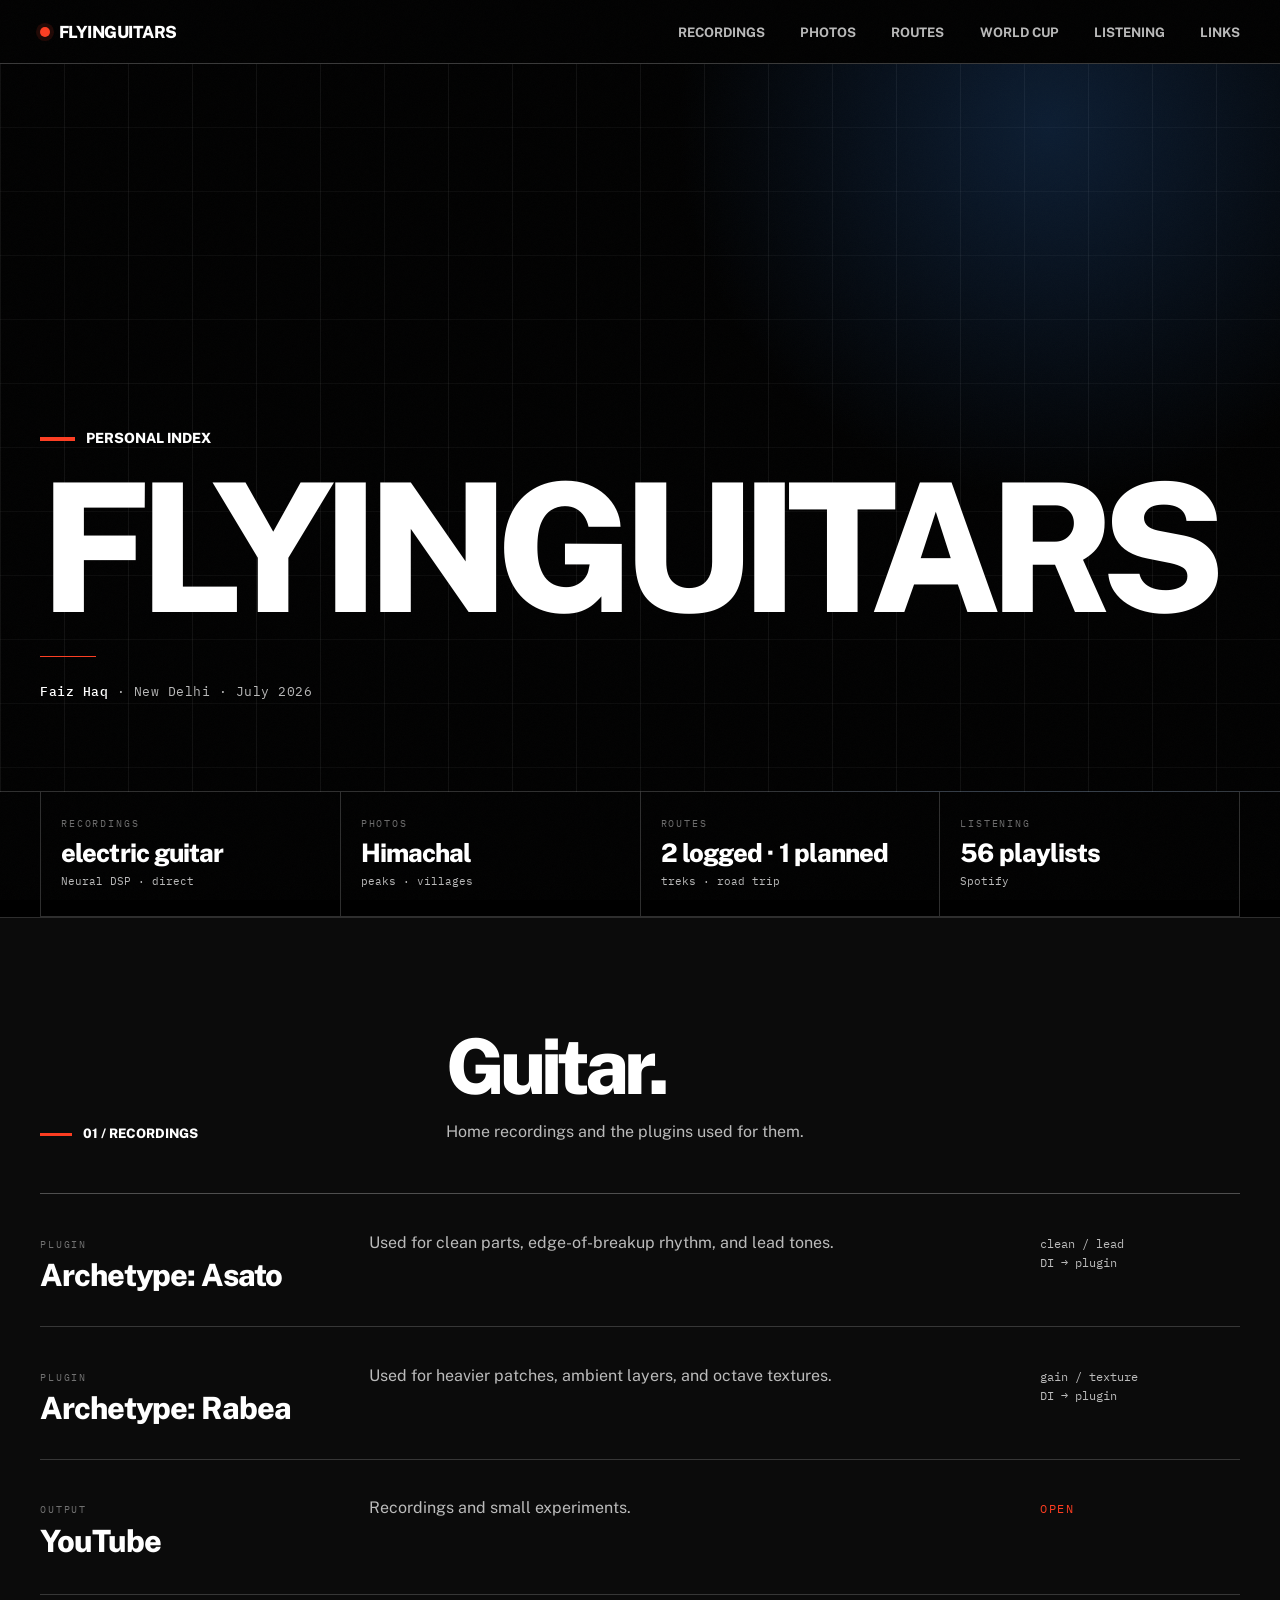
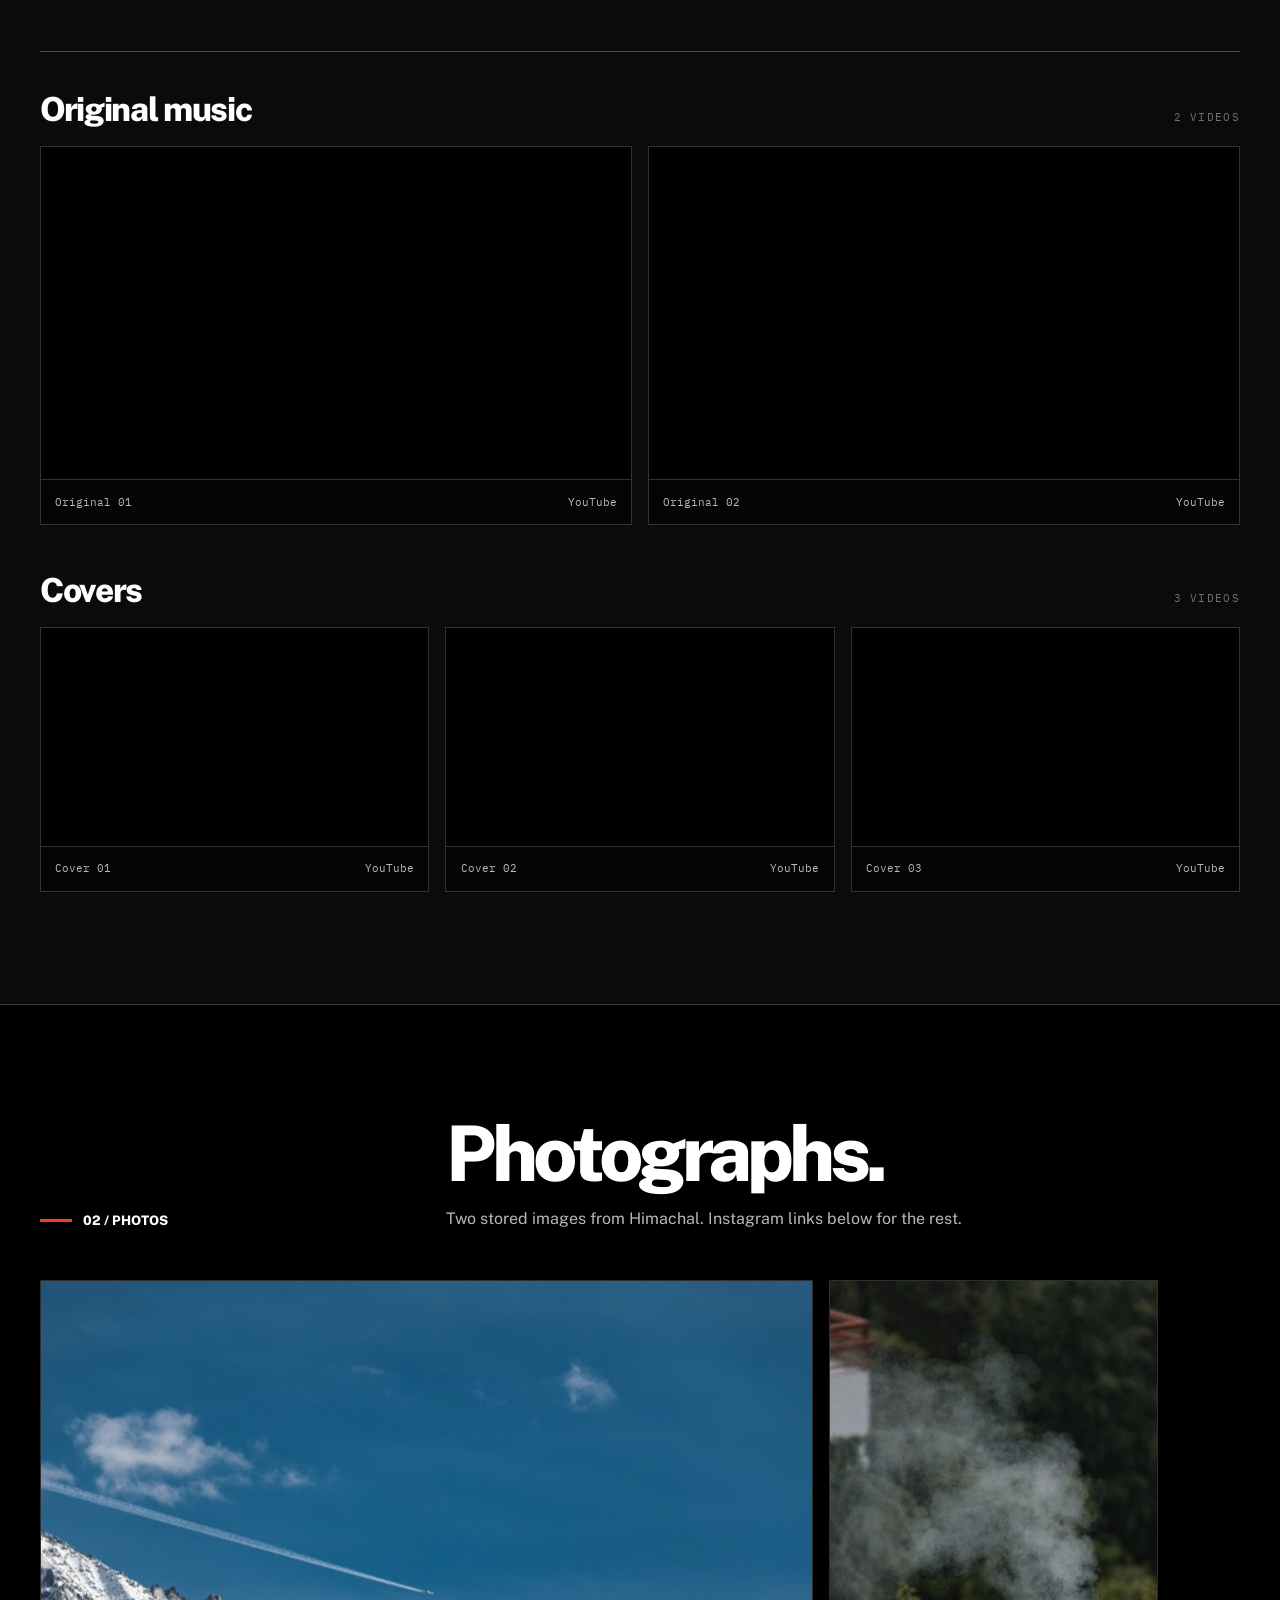
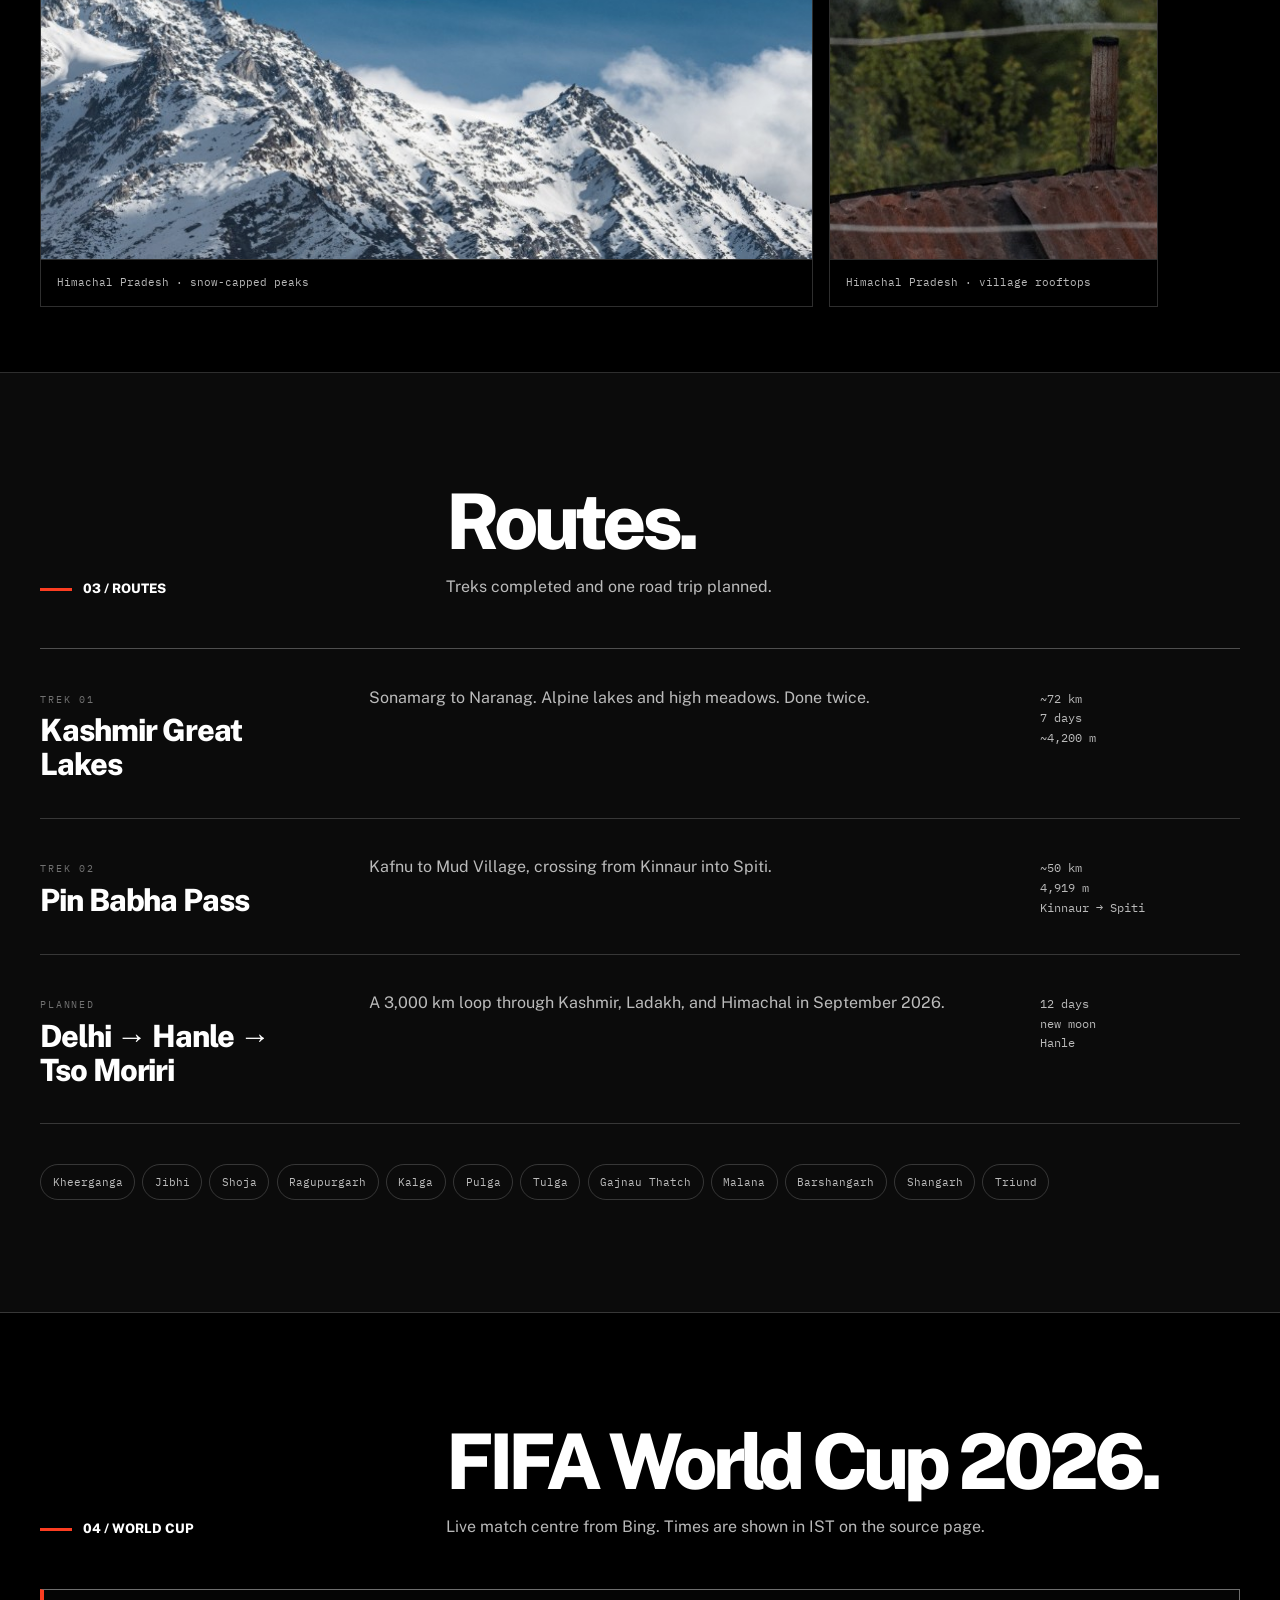
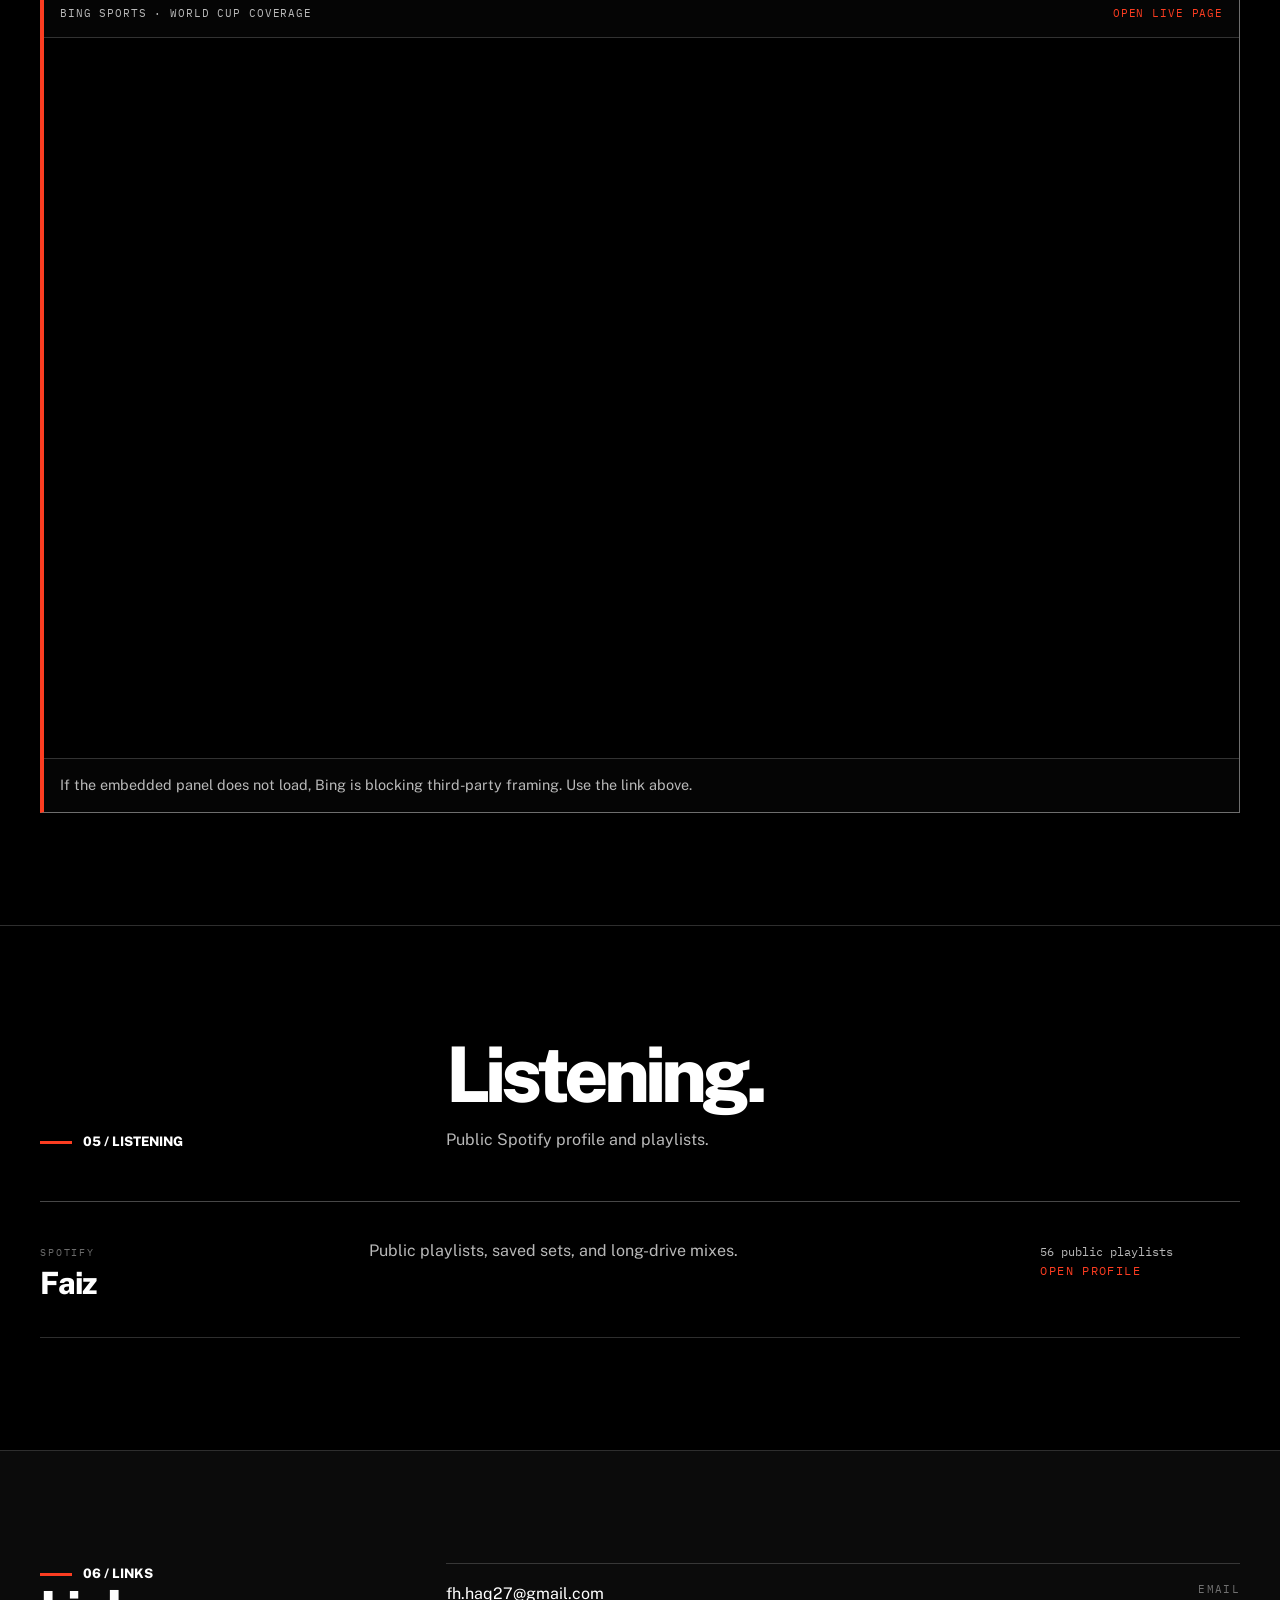
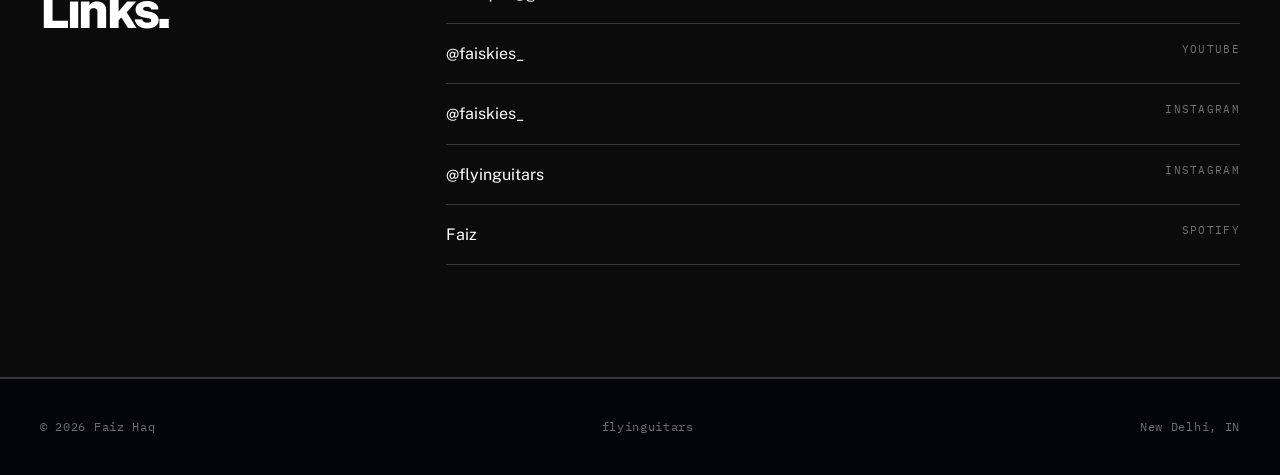
<file: index.html>
<!DOCTYPE html>
<html lang="en">
<head>
    <meta charset="UTF-8">
    <meta name="viewport" content="width=device-width, initial-scale=1.0">
    <title>flyinguitars — Faiz Haq</title>
    <meta name="description" content="flyinguitars — recordings, photographs, routes, and listening notes by Faiz Haq.">
    <meta name="theme-color" content="#05070d">
    <meta property="og:title" content="flyinguitars — Faiz Haq">
    <meta property="og:description" content="Recordings, photographs, routes, and listening notes.">
    <meta property="og:type" content="website">
    <meta property="og:url" content="https://flyinguitars.in">
    <link rel="preconnect" href="https://fonts.googleapis.com">
    <link rel="preconnect" href="https://fonts.gstatic.com" crossorigin>
    <link href="https://fonts.googleapis.com/css2?family=Public+Sans:wght@400;500;600;700;800&family=IBM+Plex+Mono:wght@400;500&display=swap" rel="stylesheet">
    <link rel="stylesheet" href="style.css">
    <style>
        .site-shell { min-height: 100vh; }

        .hero {
            min-height: 88vh;
            padding: 10rem 2.5rem 5.5rem;
            display: flex;
            align-items: flex-end;
            border-bottom: 1px solid var(--border);
            background:
                radial-gradient(circle at 82% 16%, rgba(43,108,191,0.26), transparent 30%),
                linear-gradient(90deg, rgba(255,255,255,0.06) 1px, transparent 1px),
                linear-gradient(0deg, rgba(255,255,255,0.04) 1px, transparent 1px),
                var(--bg);
            background-size: auto, 64px 64px, 64px 64px, auto;
        }
        .hero-inner {
            max-width: var(--max-w);
            width: 100%;
            margin: 0 auto;
        }
        .eyebrow {
            font-family: var(--font-display);
            font-size: 0.88rem;
            font-weight: 800;
            letter-spacing: 0;
            text-transform: uppercase;
            color: var(--text);
            margin-bottom: 1.2rem;
            display: inline-flex;
            align-items: center;
            gap: 0.65rem;
        }
        .eyebrow::before {
            content: '';
            width: 2.2rem;
            height: 0.22rem;
            background: var(--accent);
            display: inline-block;
        }
        .hero-title {
            font-family: var(--font-display);
            font-weight: 800;
            font-size: clamp(4.5rem, 14vw, 11.5rem);
            line-height: 0.86;
            letter-spacing: -0.07em;
            text-transform: uppercase;
        }
        .hero-rule {
            width: 56px;
            height: 1px;
            background: var(--accent);
            margin: 2rem 0 1.5rem;
        }
        .hero-sub {
            font-family: var(--font-mono);
            font-size: clamp(0.74rem, 1vw, 0.84rem);
            letter-spacing: 0.04em;
            color: var(--text-muted);
        }
        .hero-sub strong { color: var(--text); font-weight: 500; }

        .ledger {
            padding: 0 2.5rem;
            border-bottom: 1px solid var(--border);
            background: #000;
        }
        .ledger-grid {
            max-width: var(--max-w);
            margin: 0 auto;
            display: grid;
            grid-template-columns: repeat(4, 1fr);
            border-top: 0;
            border-left: 1px solid var(--border);
        }
        .ledger-item {
            padding: 1.45rem 1.25rem 1.55rem;
            border-right: 1px solid var(--border);
            border-bottom: 1px solid var(--border);
            min-height: 110px;
        }
        .ledger-label,
        .entry-label {
            font-family: var(--font-mono);
            font-size: 0.64rem;
            letter-spacing: 0.18em;
            text-transform: uppercase;
            color: var(--text-dim);
            margin-bottom: 0.45rem;
        }
        .ledger-value {
            font-family: var(--font-display);
            font-size: clamp(1.25rem, 2vw, 1.8rem);
            font-weight: 800;
            line-height: 1.05;
            letter-spacing: -0.035em;
        }
        .ledger-note {
            margin-top: 0.35rem;
            font-family: var(--font-mono);
            font-size: 0.7rem;
            color: var(--text-muted);
        }

        .section {
            padding: 7rem 2.5rem;
            border-bottom: 1px solid var(--border);
            background: #000;
        }
        .section.alt { background: #0b0b0b; }
        .section-head {
            max-width: var(--max-w);
            margin: 0 auto 3rem;
            display: grid;
            grid-template-columns: 0.45fr 1fr;
            gap: 3rem;
            align-items: end;
        }
        .section-index {
            font-family: var(--font-display);
            font-size: 0.82rem;
            font-weight: 800;
            letter-spacing: 0;
            color: var(--text);
            text-transform: uppercase;
            display: flex;
            align-items: center;
            gap: 0.7rem;
        }
        .section-index::before {
            content: '';
            width: 2rem;
            height: 0.2rem;
            background: var(--accent);
            display: inline-block;
        }
        .section-title {
            font-family: var(--font-display);
            font-weight: 800;
            font-size: clamp(2.6rem, 6vw, 5.6rem);
            line-height: 0.94;
            letter-spacing: -0.065em;
        }
        .section-note {
            max-width: 650px;
            margin-top: 1rem;
            color: var(--text-muted);
        }

        .entries {
            max-width: var(--max-w);
            margin: 0 auto;
            border-top: 1px solid rgba(255,255,255,0.28);
        }
        .entry {
            display: grid;
            grid-template-columns: 0.45fr 1fr 0.32fr;
            gap: 3rem;
            padding: 2.15rem 0;
            border-bottom: 1px solid var(--border);
            align-items: baseline;
        }
        .entry-title {
            font-family: var(--font-display);
            font-weight: 800;
            font-size: clamp(1.35rem, 2.4vw, 2rem);
            line-height: 1.02;
            letter-spacing: -0.035em;
            text-decoration: none;
            color: var(--text);
        }
        a.entry-title:hover { color: var(--accent); }
        .entry-body { color: var(--text-muted); }
        .entry-meta {
            font-family: var(--font-mono);
            font-size: 0.72rem;
            line-height: 1.7;
            color: var(--text-muted);
        }
        .entry-link {
            font-family: var(--font-mono);
            font-size: 0.72rem;
            letter-spacing: 0.12em;
            text-transform: uppercase;
            text-decoration: none;
            color: var(--accent);
        }

        .video-section {
            max-width: var(--max-w);
            margin: 3.5rem auto 0;
            border-top: 1px solid rgba(255,255,255,0.28);
            padding-top: 2.5rem;
        }
        .video-group + .video-group {
            margin-top: 3rem;
        }
        .video-group-head {
            display: flex;
            justify-content: space-between;
            gap: 1.5rem;
            align-items: baseline;
            margin-bottom: 1.2rem;
        }
        .video-group-title {
            font-family: var(--font-display);
            font-weight: 800;
            font-size: clamp(1.4rem, 2.6vw, 2.2rem);
            line-height: 1;
            letter-spacing: -0.04em;
        }
        .video-group-meta {
            font-family: var(--font-mono);
            font-size: 0.68rem;
            letter-spacing: 0.12em;
            text-transform: uppercase;
            color: var(--text-dim);
            white-space: nowrap;
        }
        .video-grid {
            display: grid;
            grid-template-columns: repeat(2, minmax(0, 1fr));
            gap: 1rem;
        }
        .video-grid.covers {
            grid-template-columns: repeat(3, minmax(0, 1fr));
        }
        .video-card {
            border: 1px solid var(--border);
            background: #050505;
        }
        .video-frame {
            aspect-ratio: 16 / 9;
            background: #000;
        }
        .video-frame iframe {
            width: 100%;
            height: 100%;
            border: 0;
            display: block;
        }
        .video-caption {
            display: flex;
            justify-content: space-between;
            gap: 1rem;
            padding: 0.8rem 0.9rem;
            border-top: 1px solid var(--border);
            font-family: var(--font-mono);
            font-size: 0.68rem;
            color: var(--text-muted);
        }

        .image-grid {
            max-width: var(--max-w);
            margin: 0 auto;
            display: grid;
            grid-template-columns: 1.2fr 0.8fr;
            gap: 1rem;
        }
        .frame {
            border: 1px solid var(--border);
            background: #000;
        }
        .frame img {
            width: 100%;
            height: 100%;
            object-fit: cover;
            filter: saturate(0.92) contrast(1.03);
        }
        .frame.large { aspect-ratio: 4 / 3; }
        .frame.stack {
            display: grid;
            grid-template-rows: 1fr auto;
        }
        .frame-caption {
            padding: 0.9rem 1rem;
            border-top: 1px solid var(--border);
            font-family: var(--font-mono);
            font-size: 0.68rem;
            line-height: 1.6;
            color: var(--text-muted);
        }

        .village-grid {
            max-width: var(--max-w);
            margin: 2.5rem auto 0;
            display: flex;
            flex-wrap: wrap;
            gap: 0.45rem;
        }
        .village-tag {
            font-family: var(--font-mono);
            font-size: 0.68rem;
            color: var(--text-muted);
            padding: 0.48rem 0.72rem;
            border: 1px solid var(--border);
            border-radius: 999px;
        }

        .embed-panel {
            max-width: var(--max-w);
            margin: 0 auto;
            border: 1px solid var(--border-strong);
            border-left: 4px solid var(--accent);
            background: #050505;
            overflow: hidden;
        }
        .embed-toolbar {
            display: flex;
            justify-content: space-between;
            gap: 1rem;
            align-items: center;
            padding: 0.9rem 1rem;
            border-bottom: 1px solid var(--border);
            font-family: var(--font-mono);
            font-size: 0.68rem;
            color: var(--text-muted);
            letter-spacing: 0.08em;
            text-transform: uppercase;
        }
        .embed-toolbar a {
            color: var(--accent);
            text-decoration: none;
        }
        .embed-viewport {
            width: 100%;
            height: min(760px, 80vh);
            overflow: auto;
            background: #000;
            scrollbar-color: var(--accent) #111;
            scrollbar-width: thin;
        }
        .embed-viewport::-webkit-scrollbar {
            width: 10px;
            height: 10px;
        }
        .embed-viewport::-webkit-scrollbar-track {
            background: #111;
        }
        .embed-viewport::-webkit-scrollbar-thumb {
            background: var(--accent);
        }
        .embed-frame {
            width: max(100%, 1180px);
            height: 100%;
            min-height: 760px;
            border: 0;
            display: block;
            background: #000;
        }
        .embed-note {
            padding: 0.9rem 1rem;
            border-top: 1px solid var(--border);
            color: var(--text-muted);
            font-size: 0.9rem;
        }

        .elsewhere-grid {
            max-width: var(--max-w);
            margin: 0 auto;
            display: grid;
            grid-template-columns: 0.45fr 1fr;
            gap: 3rem;
        }
        .elsewhere-title {
            font-family: var(--font-display);
            font-weight: 800;
            font-size: clamp(2rem, 4vw, 3.4rem);
            line-height: 0.98;
            letter-spacing: -0.055em;
        }
        .links-list { border-top: 1px solid var(--border); }
        .link-row {
            display: grid;
            grid-template-columns: 1fr auto;
            gap: 1rem;
            padding: 1rem 0;
            border-bottom: 1px solid var(--border);
            text-decoration: none;
            color: var(--text);
        }
        .link-row span:last-child {
            font-family: var(--font-mono);
            font-size: 0.68rem;
            letter-spacing: 0.12em;
            text-transform: uppercase;
            color: var(--text-dim);
        }
        .link-row:hover { color: var(--accent); }

        @media (max-width: 900px) {
            .ledger-grid,
            .section-head,
            .entry,
            .image-grid,
            .elsewhere-grid {
                grid-template-columns: 1fr;
            }
            .ledger-grid { border-left: 0; }
            .ledger-item { border-left: 1px solid var(--border); }
            .section-head,
            .entry,
            .elsewhere-grid { gap: 1rem; }
            .hero {
                min-height: 76vh;
                padding: 7rem 1.5rem 4rem;
            }
            .ledger,
            .section {
                padding-left: 1.5rem;
                padding-right: 1.5rem;
            }
            .video-grid,
            .video-grid.covers {
                grid-template-columns: 1fr;
            }
            .video-group-head {
                display: block;
            }
            .video-group-meta {
                display: block;
                margin-top: 0.45rem;
            }
            .embed-toolbar {
                display: block;
            }
            .embed-toolbar a {
                display: inline-block;
                margin-top: 0.4rem;
            }
            .embed-viewport {
                height: 74vh;
            }
            .embed-frame {
                width: max(100%, 1040px);
                min-height: 720px;
            }
        }
    </style>
</head>
<body>
    <div class="grain"></div>

    <nav class="nav" id="nav">
        <a href="#" class="nav-logo">flyinguitars</a>
        <ul class="nav-links">
            <li><a href="#recordings">Recordings</a></li>
            <li><a href="#photos">Photos</a></li>
            <li><a href="#routes">Routes</a></li>
            <li><a href="#worldcup">World Cup</a></li>
            <li><a href="#listening">Listening</a></li>
            <li><a href="#links">Links</a></li>
        </ul>
        <button class="nav-toggle" id="navToggle" aria-label="Menu">
            <span></span><span></span><span></span>
        </button>
    </nav>

    <div class="nav-overlay" id="navOverlay">
        <a href="#recordings">Recordings</a>
        <a href="#photos">Photos</a>
        <a href="#routes">Routes</a>
        <a href="#worldcup">World Cup</a>
        <a href="#listening">Listening</a>
        <a href="#links">Links</a>
    </div>

    <main class="site-shell">
        <section class="hero">
            <div class="hero-inner">
                <div class="eyebrow">Personal Index</div>
                <h1 class="hero-title">flyinguitars</h1>
                <div class="hero-rule"></div>
                <p class="hero-sub"><strong>Faiz Haq</strong> · New Delhi · July 2026</p>
            </div>
        </section>

        <section class="ledger" aria-label="Site ledger">
            <div class="ledger-grid">
                <div class="ledger-item">
                    <div class="ledger-label">Recordings</div>
                    <div class="ledger-value">electric guitar</div>
                    <div class="ledger-note">Neural DSP · direct</div>
                </div>
                <div class="ledger-item">
                    <div class="ledger-label">Photos</div>
                    <div class="ledger-value">Himachal</div>
                    <div class="ledger-note">peaks · villages</div>
                </div>
                <div class="ledger-item">
                    <div class="ledger-label">Routes</div>
                    <div class="ledger-value">2 logged · 1 planned</div>
                    <div class="ledger-note">treks · road trip</div>
                </div>
                <div class="ledger-item">
                    <div class="ledger-label">Listening</div>
                    <div class="ledger-value">56 playlists</div>
                    <div class="ledger-note">Spotify</div>
                </div>
            </div>
        </section>

        <section class="section alt" id="recordings">
            <div class="section-head">
                <div class="section-index">01 / recordings</div>
                <div>
                    <h2 class="section-title">Guitar.</h2>
                    <p class="section-note">Home recordings and the plugins used for them.</p>
                </div>
            </div>
            <div class="entries">
                <div class="entry">
                    <div>
                        <div class="entry-label">Plugin</div>
                        <div class="entry-title">Archetype: Asato</div>
                    </div>
                    <div class="entry-body">Used for clean parts, edge-of-breakup rhythm, and lead tones.</div>
                    <div class="entry-meta">clean / lead<br>DI → plugin</div>
                </div>
                <div class="entry">
                    <div>
                        <div class="entry-label">Plugin</div>
                        <div class="entry-title">Archetype: Rabea</div>
                    </div>
                    <div class="entry-body">Used for heavier patches, ambient layers, and octave textures.</div>
                    <div class="entry-meta">gain / texture<br>DI → plugin</div>
                </div>
                <div class="entry">
                    <div>
                        <div class="entry-label">Output</div>
                        <a href="https://www.youtube.com/@faiskies_" target="_blank" rel="noopener" class="entry-title">YouTube</a>
                    </div>
                    <div class="entry-body">Recordings and small experiments.</div>
                    <div class="entry-meta"><a href="https://www.youtube.com/@faiskies_" target="_blank" rel="noopener" class="entry-link">open</a></div>
                </div>
            </div>
            <div class="video-section">
                <div class="video-group">
                    <div class="video-group-head">
                        <h3 class="video-group-title">Original music</h3>
                        <div class="video-group-meta">2 videos</div>
                    </div>
                    <div class="video-grid">
                        <article class="video-card">
                            <div class="video-frame">
                                <iframe src="https://www.youtube-nocookie.com/embed/uNL9eb-uBVk" title="Original music video 01" loading="lazy" allow="accelerometer; autoplay; clipboard-write; encrypted-media; gyroscope; picture-in-picture; web-share" allowfullscreen></iframe>
                            </div>
                            <div class="video-caption">
                                <span>Original 01</span>
                                <span>YouTube</span>
                            </div>
                        </article>
                        <article class="video-card">
                            <div class="video-frame">
                                <iframe src="https://www.youtube-nocookie.com/embed/iXJnVi6FrvY" title="Original music video 02" loading="lazy" allow="accelerometer; autoplay; clipboard-write; encrypted-media; gyroscope; picture-in-picture; web-share" allowfullscreen></iframe>
                            </div>
                            <div class="video-caption">
                                <span>Original 02</span>
                                <span>YouTube</span>
                            </div>
                        </article>
                    </div>
                </div>
                <div class="video-group">
                    <div class="video-group-head">
                        <h3 class="video-group-title">Covers</h3>
                        <div class="video-group-meta">3 videos</div>
                    </div>
                    <div class="video-grid covers">
                        <article class="video-card">
                            <div class="video-frame">
                                <iframe src="https://www.youtube-nocookie.com/embed/MYTzTW7iCv4" title="Cover video 01" loading="lazy" allow="accelerometer; autoplay; clipboard-write; encrypted-media; gyroscope; picture-in-picture; web-share" allowfullscreen></iframe>
                            </div>
                            <div class="video-caption">
                                <span>Cover 01</span>
                                <span>YouTube</span>
                            </div>
                        </article>
                        <article class="video-card">
                            <div class="video-frame">
                                <iframe src="https://www.youtube-nocookie.com/embed/40rV9u6UY6Q" title="Cover video 02" loading="lazy" allow="accelerometer; autoplay; clipboard-write; encrypted-media; gyroscope; picture-in-picture; web-share" allowfullscreen></iframe>
                            </div>
                            <div class="video-caption">
                                <span>Cover 02</span>
                                <span>YouTube</span>
                            </div>
                        </article>
                        <article class="video-card">
                            <div class="video-frame">
                                <iframe src="https://www.youtube-nocookie.com/embed/g2Q57U6GK3o" title="Cover video 03" loading="lazy" allow="accelerometer; autoplay; clipboard-write; encrypted-media; gyroscope; picture-in-picture; web-share" allowfullscreen></iframe>
                            </div>
                            <div class="video-caption">
                                <span>Cover 03</span>
                                <span>YouTube</span>
                            </div>
                        </article>
                    </div>
                </div>
            </div>
        </section>

        <section class="section" id="photos">
            <div class="section-head">
                <div class="section-index">02 / photos</div>
                <div>
                    <h2 class="section-title">Photographs.</h2>
                    <p class="section-note">Two stored images from Himachal. Instagram links below for the rest.</p>
                </div>
            </div>
            <div class="image-grid">
                <figure class="frame large">
                    <img src="img/himachal-peaks.png" alt="Snow-capped Himalayan peaks, Himachal Pradesh" loading="lazy">
                    <figcaption class="frame-caption">Himachal Pradesh · snow-capped peaks</figcaption>
                </figure>
                <div class="frame stack">
                    <img src="img/himachal-village.png" alt="Tin rooftops in a Himachali village" loading="lazy">
                    <div class="frame-caption">Himachal Pradesh · village rooftops</div>
                </div>
            </div>
        </section>

        <section class="section alt" id="routes">
            <div class="section-head">
                <div class="section-index">03 / routes</div>
                <div>
                    <h2 class="section-title">Routes.</h2>
                    <p class="section-note">Treks completed and one road trip planned.</p>
                </div>
            </div>
            <div class="entries">
                <div class="entry">
                    <div>
                        <div class="entry-label">Trek 01</div>
                        <a href="treks/kashmir-great-lakes.html" class="entry-title">Kashmir Great Lakes</a>
                    </div>
                    <div class="entry-body">Sonamarg to Naranag. Alpine lakes and high meadows. Done twice.</div>
                    <div class="entry-meta">~72 km<br>7 days<br>~4,200 m</div>
                </div>
                <div class="entry">
                    <div>
                        <div class="entry-label">Trek 02</div>
                        <a href="treks/pin-babha-pass.html" class="entry-title">Pin Babha Pass</a>
                    </div>
                    <div class="entry-body">Kafnu to Mud Village, crossing from Kinnaur into Spiti.</div>
                    <div class="entry-meta">~50 km<br>4,919 m<br>Kinnaur → Spiti</div>
                </div>
                <div class="entry">
                    <div>
                        <div class="entry-label">Planned</div>
                        <a href="treks/hanle-dark-sky.html" class="entry-title">Delhi → Hanle → Tso Moriri</a>
                    </div>
                    <div class="entry-body">A 3,000 km loop through Kashmir, Ladakh, and Himachal in September 2026.</div>
                    <div class="entry-meta">12 days<br>new moon<br>Hanle</div>
                </div>
            </div>
            <div class="village-grid" aria-label="Village trails">
                <span class="village-tag">Kheerganga</span>
                <span class="village-tag">Jibhi</span>
                <span class="village-tag">Shoja</span>
                <span class="village-tag">Ragupurgarh</span>
                <span class="village-tag">Kalga</span>
                <span class="village-tag">Pulga</span>
                <span class="village-tag">Tulga</span>
                <span class="village-tag">Gajnau Thatch</span>
                <span class="village-tag">Malana</span>
                <span class="village-tag">Barshangarh</span>
                <span class="village-tag">Shangarh</span>
                <span class="village-tag">Triund</span>
            </div>
        </section>

        <section class="section" id="worldcup">
            <div class="section-head">
                <div class="section-index">04 / world cup</div>
                <div>
                    <h2 class="section-title">FIFA World Cup 2026.</h2>
                    <p class="section-note">Live match centre from Bing. Times are shown in IST on the source page.</p>
                </div>
            </div>
            <div class="embed-panel">
                <div class="embed-toolbar">
                    <span>Bing sports · World Cup coverage</span>
                    <a href="https://www.bing.com/sportsdetails?q=fifa%20wc&amp;sport=Soccer&amp;scenario=League&amp;TimezoneId=India%20Standard%20Time&amp;IANATimezoneId=Asia/Kolkata&amp;ISOTimezoneKey=IST&amp;league=Soccer_InternationalWorldCup&amp;intent=Generic&amp;seasonyear=2026&amp;segment=sports&amp;isl2=true&amp;fromhere=1065316320&amp;form=ANNAB1&amp;" target="_blank" rel="noopener">Open live page</a>
                </div>
                <div class="embed-viewport" aria-label="Scrollable World Cup match centre">
                    <iframe
                        class="embed-frame"
                        title="Bing FIFA World Cup 2026 match centre"
                        src="https://www.bing.com/sportsdetails?q=fifa%20wc&amp;sport=Soccer&amp;scenario=League&amp;TimezoneId=India%20Standard%20Time&amp;IANATimezoneId=Asia/Kolkata&amp;ISOTimezoneKey=IST&amp;league=Soccer_InternationalWorldCup&amp;intent=Generic&amp;seasonyear=2026&amp;segment=sports&amp;isl2=true&amp;fromhere=1065316320&amp;form=ANNAB1&amp;"
                        loading="lazy"
                        referrerpolicy="no-referrer-when-downgrade">
                    </iframe>
                </div>
                <div class="embed-note">
                    If the embedded panel does not load, Bing is blocking third-party framing. Use the link above.
                </div>
            </div>
        </section>

        <section class="section" id="listening">
            <div class="section-head">
                <div class="section-index">05 / listening</div>
                <div>
                    <h2 class="section-title">Listening.</h2>
                    <p class="section-note">Public Spotify profile and playlists.</p>
                </div>
            </div>
            <div class="entries">
                <div class="entry">
                    <div>
                        <div class="entry-label">Spotify</div>
                        <a href="https://open.spotify.com/user/31qs2674fo4jq6yztfedyf4rmety" target="_blank" rel="noopener" class="entry-title">Faiz</a>
                    </div>
                    <div class="entry-body">Public playlists, saved sets, and long-drive mixes.</div>
                    <div class="entry-meta">56 public playlists<br><a href="https://open.spotify.com/user/31qs2674fo4jq6yztfedyf4rmety" target="_blank" rel="noopener" class="entry-link">open profile</a></div>
                </div>
            </div>
        </section>

        <section class="section alt" id="links">
            <div class="elsewhere-grid">
                <div>
                    <div class="section-index">06 / links</div>
                    <h2 class="elsewhere-title">Links.</h2>
                </div>
                <div class="links-list">
                    <a href="mailto:fh.haq27@gmail.com" class="link-row">
                        <span>fh.haq27@gmail.com</span>
                        <span>Email</span>
                    </a>
                    <a href="https://www.youtube.com/@faiskies_" target="_blank" rel="noopener" class="link-row">
                        <span>@faiskies_</span>
                        <span>YouTube</span>
                    </a>
                    <a href="https://www.instagram.com/faiskies_" target="_blank" rel="noopener" class="link-row">
                        <span>@faiskies_</span>
                        <span>Instagram</span>
                    </a>
                    <a href="https://www.instagram.com/flyinguitars" target="_blank" rel="noopener" class="link-row">
                        <span>@flyinguitars</span>
                        <span>Instagram</span>
                    </a>
                    <a href="https://open.spotify.com/user/31qs2674fo4jq6yztfedyf4rmety" target="_blank" rel="noopener" class="link-row">
                        <span>Faiz</span>
                        <span>Spotify</span>
                    </a>
                </div>
            </div>
        </section>
    </main>

    <footer class="footer">
        <span>&copy; 2026 Faiz Haq</span>
        <span class="footer-logo">flyinguitars</span>
        <span>New Delhi, IN</span>
    </footer>

    <script>
    (function () {
        var nav = document.getElementById('nav');
        var toggle = document.getElementById('navToggle');
        var overlay = document.getElementById('navOverlay');

        window.addEventListener('scroll', function () {
            nav.classList.toggle('scrolled', window.scrollY > 60);
        }, { passive: true });

        toggle.addEventListener('click', function () {
            toggle.classList.toggle('active');
            overlay.classList.toggle('open');
            document.body.style.overflow = overlay.classList.contains('open') ? 'hidden' : '';
        });

        overlay.querySelectorAll('a').forEach(function (a) {
            a.addEventListener('click', function () {
                toggle.classList.remove('active');
                overlay.classList.remove('open');
                document.body.style.overflow = '';
            });
        });

        document.querySelectorAll('a[href^="#"]').forEach(function (a) {
            a.addEventListener('click', function (e) {
                e.preventDefault();
                var target = document.querySelector(a.getAttribute('href'));
                if (target) target.scrollIntoView({ behavior: 'smooth', block: 'start' });
            });
        });
    })();
    </script>
</body>
</html>
</file>
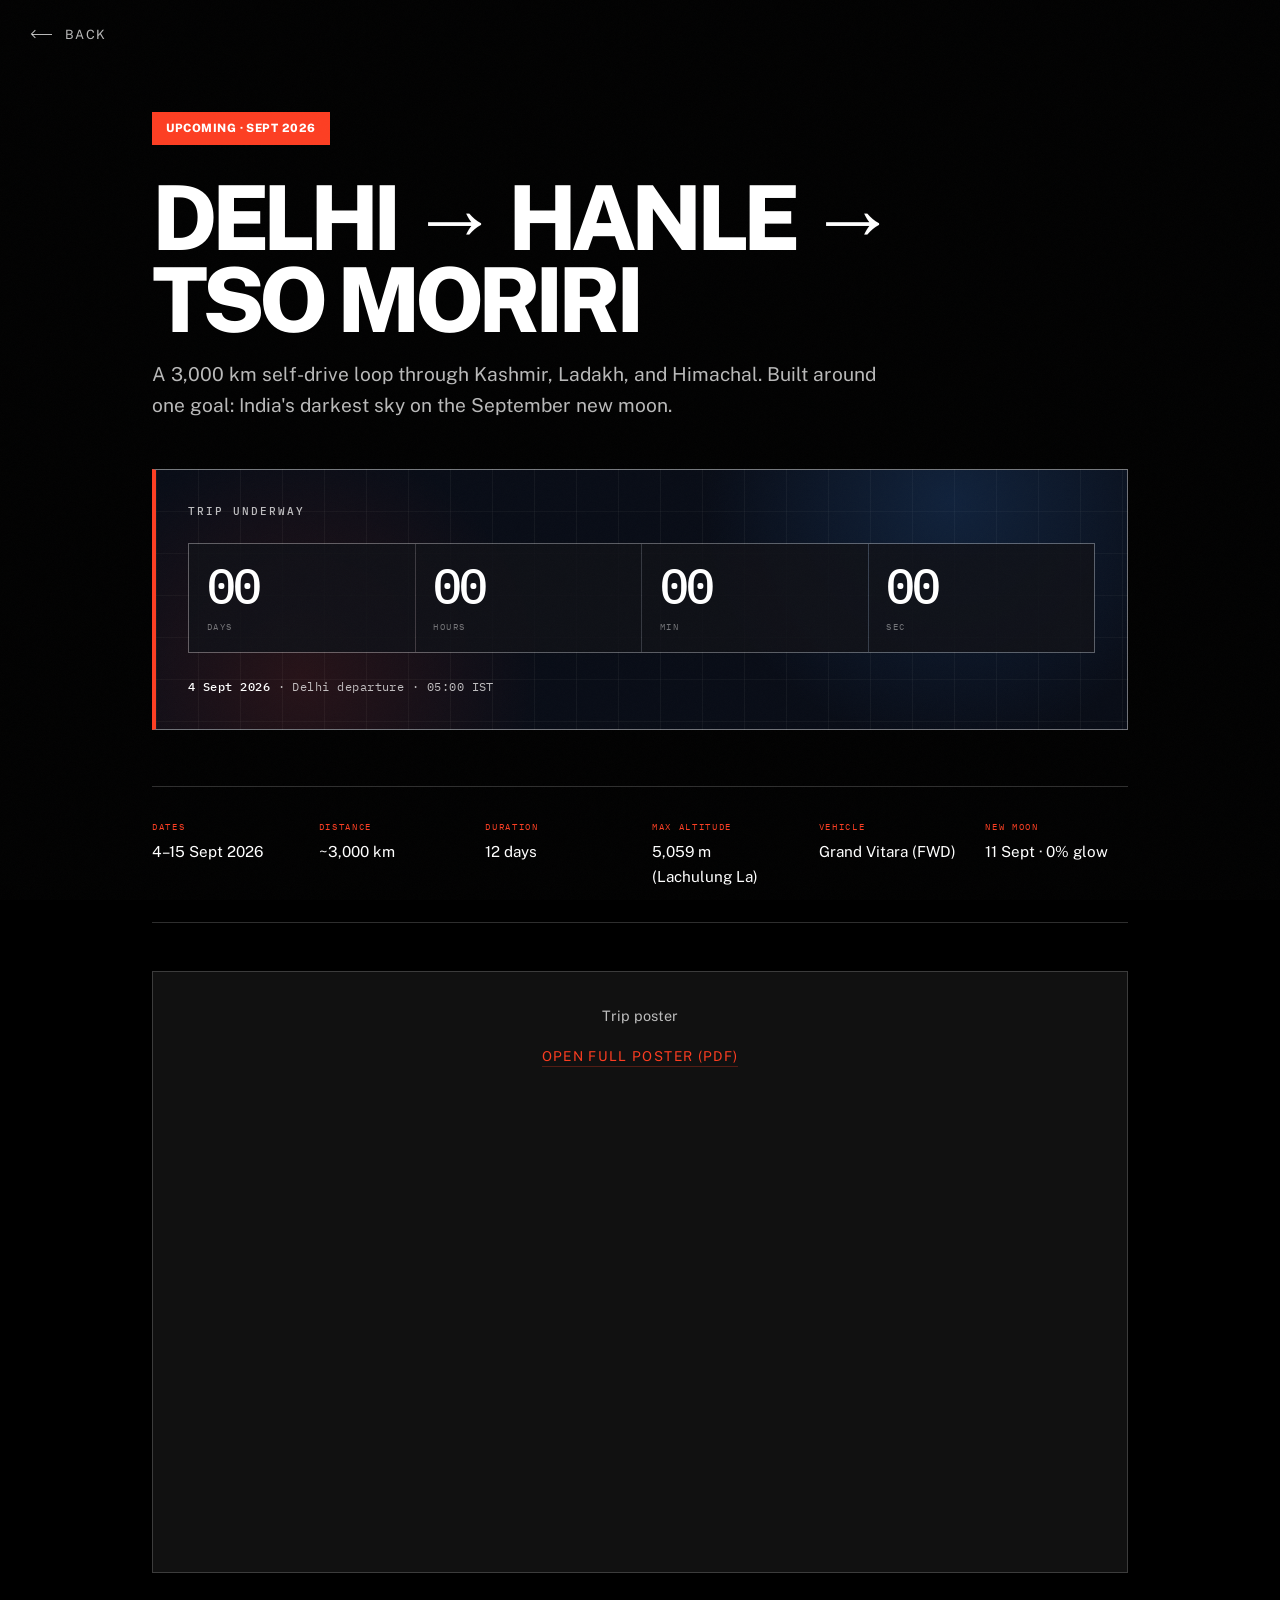
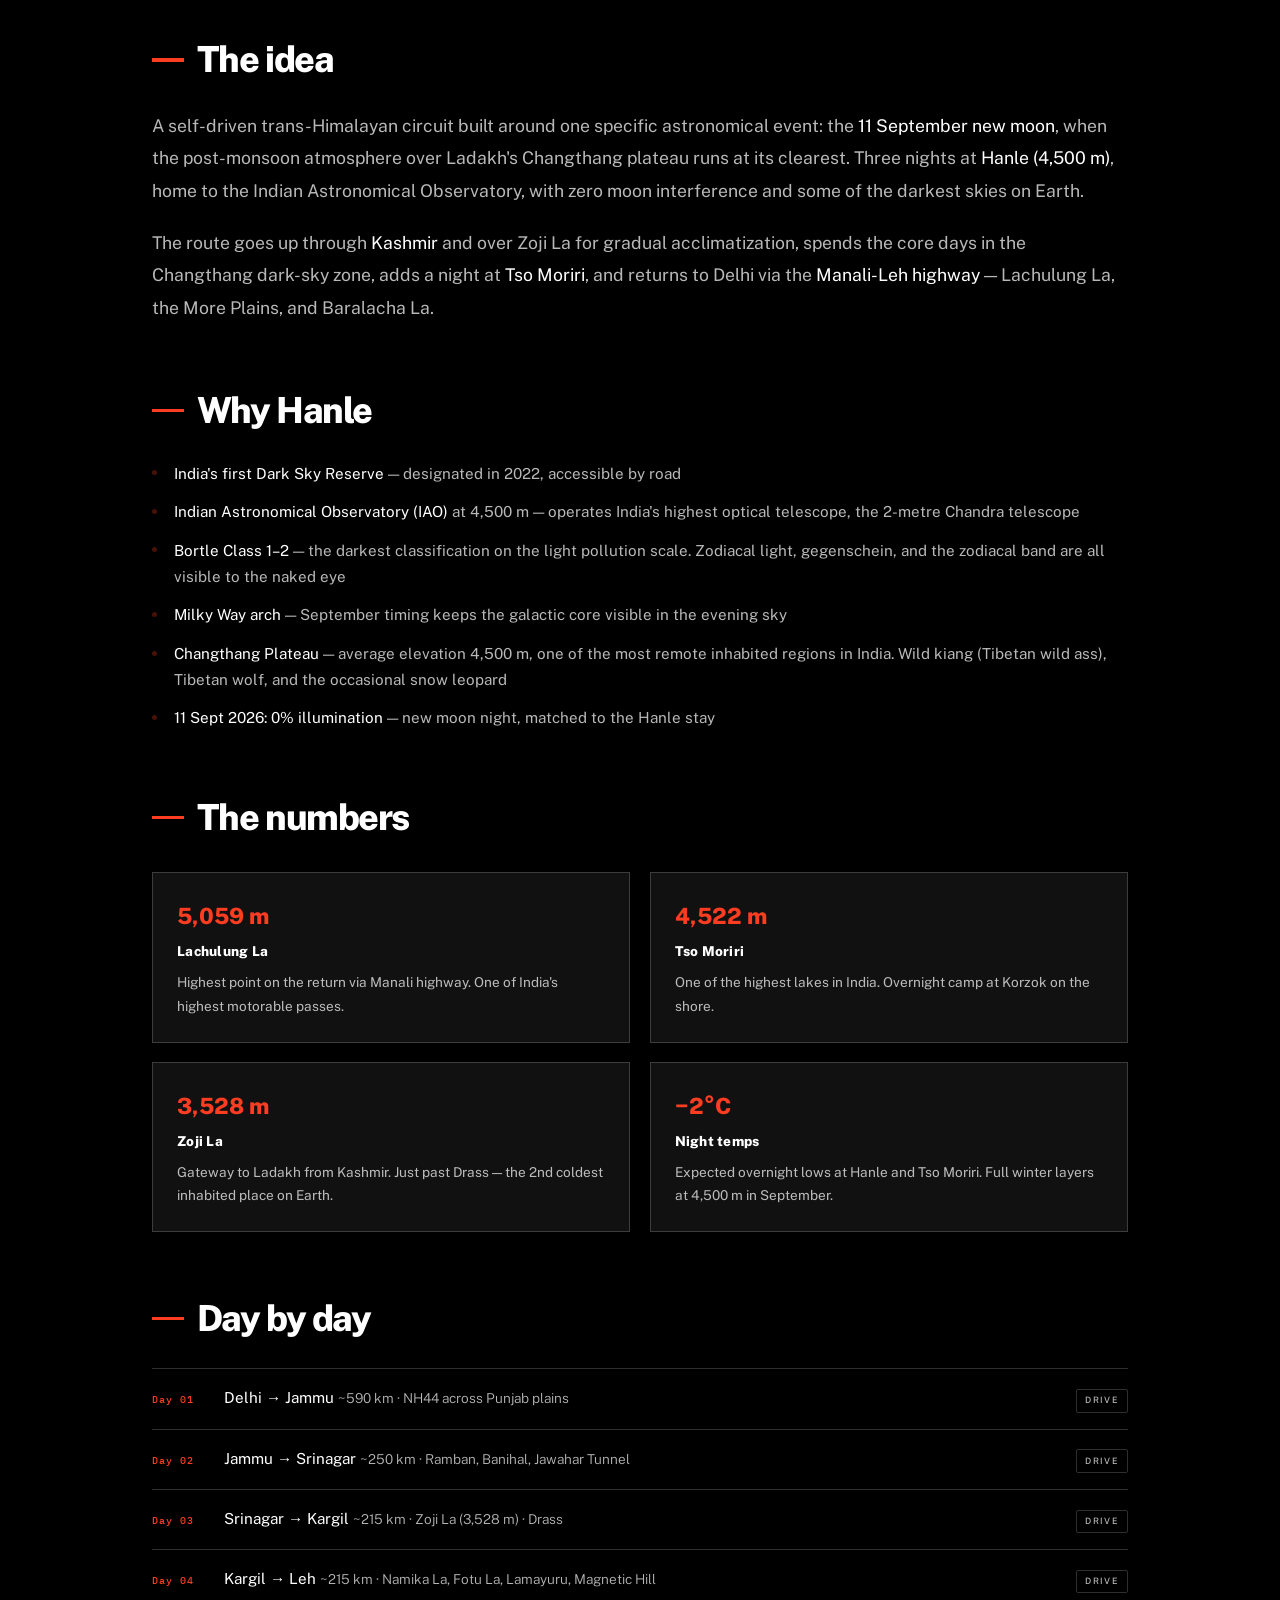
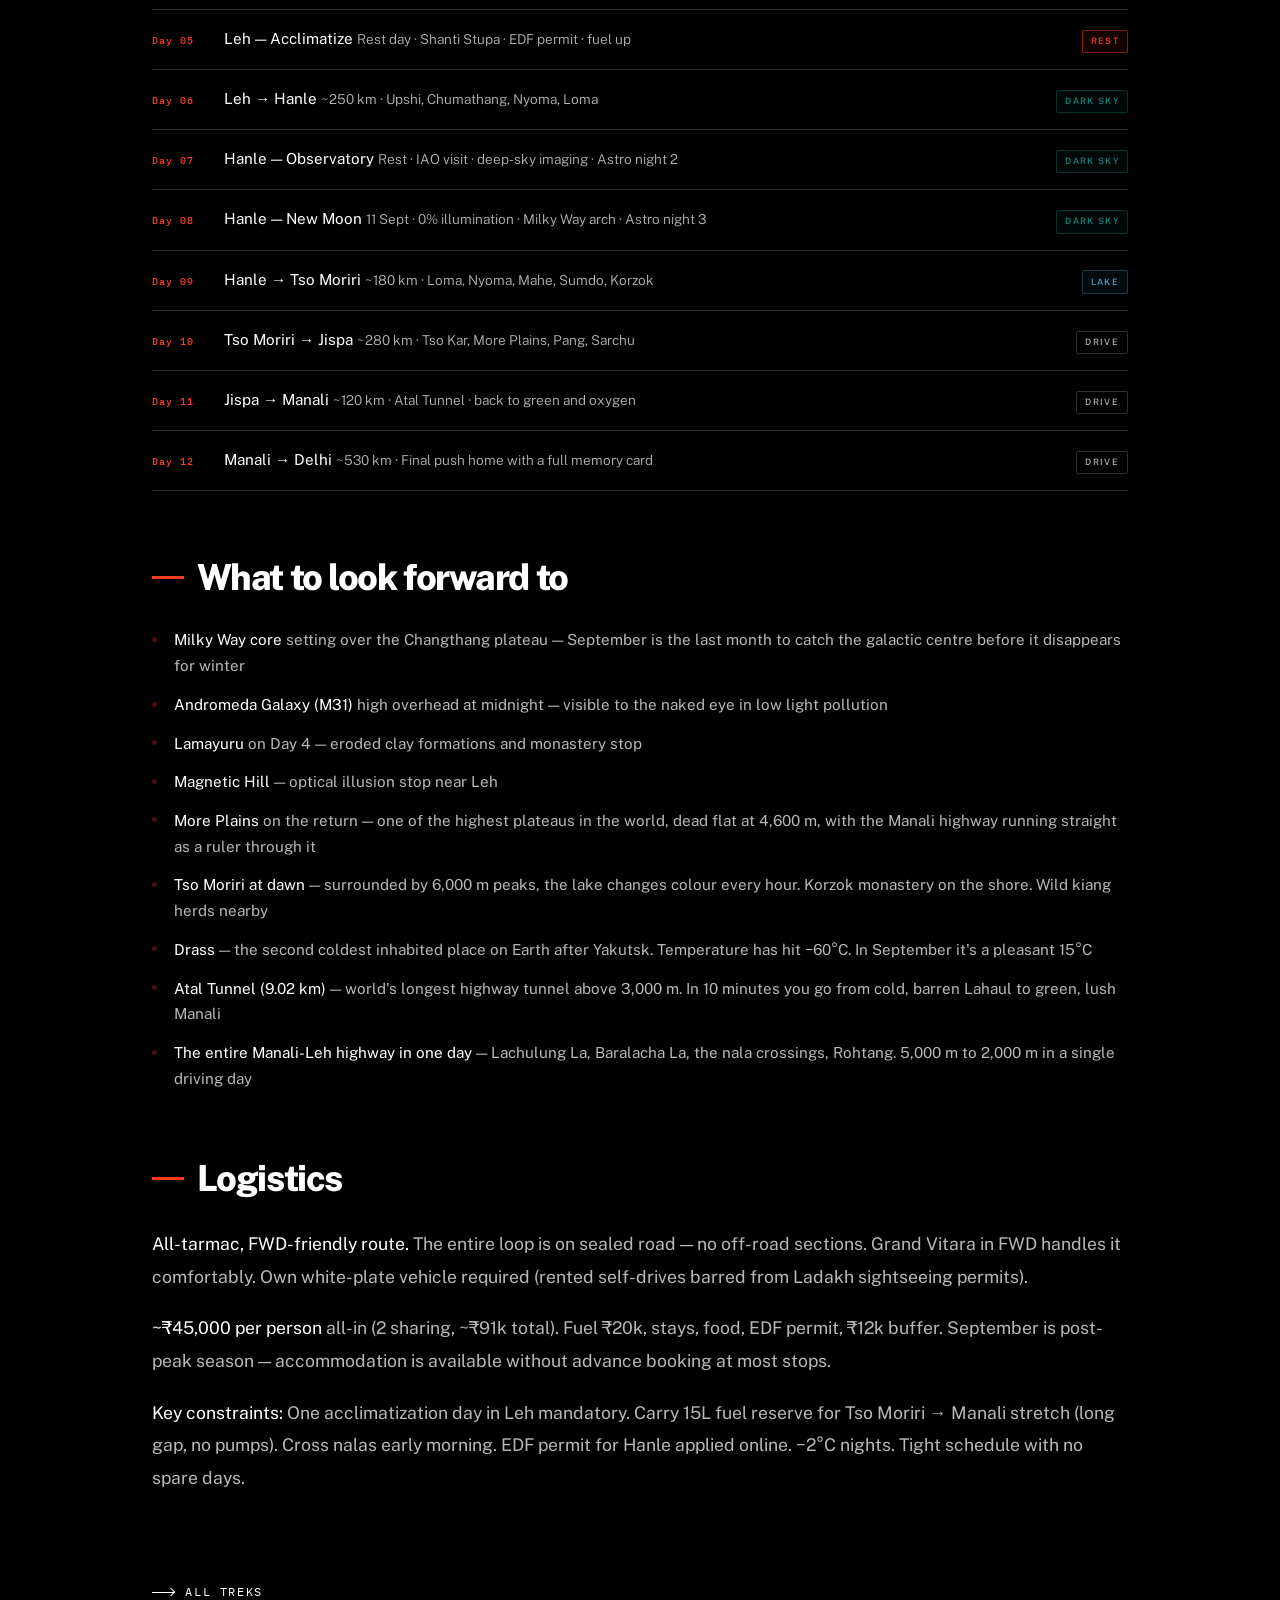
<file: treks/hanle-dark-sky.html>
<!DOCTYPE html>
<html lang="en">
<head>
    <meta charset="UTF-8">
    <meta name="viewport" content="width=device-width, initial-scale=1.0">
    <title>Delhi → Hanle → Tso Moriri — flyinguitars</title>
    <meta name="description" content="A 3,000 km self-drive loop from Delhi through Kashmir, Ladakh's darkest sky at Hanle, Tso Moriri, and back via Manali. September 2026.">
    <link rel="preconnect" href="https://fonts.googleapis.com">
    <link rel="preconnect" href="https://fonts.gstatic.com" crossorigin>
    <link href="https://fonts.googleapis.com/css2?family=Public+Sans:wght@400;500;600;700;800&family=IBM+Plex+Mono:wght@400;500&display=swap" rel="stylesheet">
    <link rel="stylesheet" href="../style.css">
    <style>
        .back-link {
            position: fixed; top: 1.5rem; left: 2rem; z-index: 100;
            font-size: 0.8rem; font-weight: 400;
            letter-spacing: 0.12em; text-transform: uppercase;
            color: var(--text-muted); text-decoration: none;
            display: flex; align-items: center; gap: 0.8rem;
            transition: color 0.3s, gap 0.35s var(--ease);
            mix-blend-mode: difference;
        }
        .back-link:hover { color: var(--text); gap: 1.2rem; }
        .back-arrow {
            display: inline-block; width: 20px; height: 1px;
            background: currentColor; position: relative;
            transition: width 0.35s var(--ease);
        }
        .back-link:hover .back-arrow { width: 28px; }
        .back-arrow::before {
            content: ''; position: absolute; left: 0; top: -3px;
            width: 6px; height: 6px;
            border-bottom: 1px solid currentColor;
            border-left: 1px solid currentColor;
            transform: rotate(45deg);
        }

        .trip-page {
            max-width: 1040px; margin: 0 auto;
            padding: 7rem 2rem 5rem;
        }

        .trip-badge {
            display: inline-flex; align-items: center; gap: 0.6rem;
            font-family: var(--font-display);
            font-size: 0.72rem; font-weight: 800;
            letter-spacing: 0.04em; text-transform: uppercase;
            color: var(--text);
            background: var(--accent);
            padding: 0.42rem 0.9rem;
            border-radius: 0;
            margin-bottom: 2rem;
        }

        .trip-title {
            font-family: var(--font-display); font-weight: 800;
            font-size: clamp(2.8rem, 7vw, 5.8rem);
            letter-spacing: -0.065em; line-height: 0.92;
            text-transform: uppercase;
            margin-bottom: 1.1rem;
        }
        .trip-subtitle {
            font-size: clamp(1rem, 1.8vw, 1.2rem);
            font-weight: 400; color: var(--text-muted);
            margin-bottom: 3rem; line-height: 1.6;
            max-width: 760px;
        }

        .trip-meta {
            display: grid; grid-template-columns: repeat(auto-fit, minmax(140px, 1fr));
            gap: 1.5rem; padding: 2rem 0; margin-bottom: 3rem;
            border-top: 1px solid var(--border);
            border-bottom: 1px solid var(--border);
        }
        .trip-meta-label {
            font-family: var(--font-mono);
            font-size: 0.58rem; letter-spacing: 0.18em;
            text-transform: uppercase; color: var(--accent);
            margin-bottom: 0.25rem;
        }
        .trip-meta-value {
            font-size: 0.95rem; font-weight: 400; color: var(--text);
        }

        .trip-poster {
            margin: 2rem 0 3.5rem;
            border-radius: 0; overflow: hidden;
            border: 1px solid var(--border);
            background: var(--surface);
        }
        .trip-poster object, .trip-poster embed {
            width: 100%; height: 600px; display: block;
        }
        .trip-poster-fallback {
            padding: 2rem; text-align: center;
        }
        .trip-poster-fallback a {
            color: var(--accent); text-decoration: none;
            font-size: 0.85rem; letter-spacing: 0.1em;
            text-transform: uppercase;
            border-bottom: 1px solid var(--accent-dim);
            padding-bottom: 2px;
        }

        .trip-section { margin-bottom: 3.5rem; }
        .trip-section h2 {
            font-family: var(--font-display); font-weight: 800;
            font-size: clamp(1.5rem, 3vw, 2.25rem);
            letter-spacing: -0.04em;
            margin-bottom: 1.2rem; color: var(--text);
            display: flex;
            align-items: center;
            gap: 0.8rem;
        }
        .trip-section h2::before {
            content: '';
            width: 2rem;
            height: 0.2rem;
            background: var(--accent);
            display: inline-block;
        }
        .trip-section p {
            font-size: clamp(1rem, 1.4vw, 1.1rem);
            font-weight: 400; line-height: 1.85;
            color: var(--text-muted); margin-bottom: 1.2rem;
        }
        .trip-section p strong { color: var(--text); font-weight: 400; }

        .itinerary {
            display: flex; flex-direction: column; gap: 0;
        }
        .itin-day {
            display: grid;
            grid-template-columns: 3.5rem 1fr auto;
            gap: 1rem; align-items: baseline;
            padding: 1rem 0;
            border-bottom: 1px solid var(--border);
        }
        .itin-day:first-child { border-top: 1px solid var(--border); }
        .itin-num {
            font-family: var(--font-mono); font-weight: 500;
            font-size: 0.65rem; letter-spacing: 0.1em;
            color: var(--accent);
        }
        .itin-title {
            font-size: 0.95rem; font-weight: 400; color: var(--text);
        }
        .itin-title span {
            font-weight: 300; color: var(--text-muted);
            font-size: 0.85rem;
        }
        .itin-badge {
            font-size: 0.55rem; font-weight: 500;
            letter-spacing: 0.15em; text-transform: uppercase;
            padding: 0.2rem 0.5rem; border-radius: 2px;
            white-space: nowrap;
        }
        .itin-badge.drive { color: var(--text-muted); border: 1px solid var(--border); }
        .itin-badge.darksky { color: #1f8a82; border: 1px solid rgba(31,138,130,0.3); background: rgba(31,138,130,0.06); }
        .itin-badge.rest { color: var(--accent); border: 1px solid var(--border-accent); background: var(--accent-glow); }
        .itin-badge.lake { color: #5ba3d9; border: 1px solid rgba(91,163,217,0.3); background: rgba(91,163,217,0.06); }

        .highlights-grid {
            display: grid; grid-template-columns: 1fr 1fr;
            gap: 1.2rem; margin-top: 1.5rem;
        }
        .highlight-card {
            padding: 1.5rem;
            background: var(--surface);
            border: 1px solid var(--border);
            border-radius: 0;
        }
        .highlight-card h3 {
            font-family: var(--font-display); font-weight: 800;
            font-size: 0.85rem; letter-spacing: 0.02em;
            margin-bottom: 0.5rem; color: var(--text);
        }
        .highlight-card p {
            font-size: 0.85rem; font-weight: 400;
            line-height: 1.7; color: var(--text-muted);
            margin: 0;
        }
        .highlight-card .stat {
            font-family: var(--font-display); font-weight: 800;
            font-size: 1.4rem; color: var(--accent);
            margin-bottom: 0.3rem; display: block;
        }

        .fact-list {
            list-style: none; display: flex;
            flex-direction: column; gap: 0.8rem;
            margin-top: 1rem;
        }
        .fact-list li {
            font-size: 0.95rem; font-weight: 400;
            line-height: 1.7; color: var(--text-muted);
            padding-left: 1.4rem; position: relative;
        }
        .fact-list li::before {
            content: ''; position: absolute;
            left: 0; top: 0.6rem;
            width: 5px; height: 5px; border-radius: 50%;
            background: var(--accent-dim);
        }
        .fact-list li strong { color: var(--text); font-weight: 400; }

        /* ——— COUNTDOWN ——— */
        .countdown {
            margin: 0 0 3.5rem;
            padding: 2rem;
            background:
                linear-gradient(90deg, rgba(247,247,242,0.045) 1px, transparent 1px),
                linear-gradient(0deg, rgba(247,247,242,0.035) 1px, transparent 1px),
                #070b15;
            background-size: 42px 42px, 42px 42px, auto;
            border: 1px solid var(--border-strong);
            border-left: 4px solid var(--accent);
            border-radius: 0;
            text-align: left;
            position: relative;
            overflow: hidden;
        }
        .countdown::before {
            content: '';
            position: absolute; inset: 0;
            background:
                radial-gradient(circle at 82% 12%, rgba(43,108,191,0.22), transparent 30%),
                radial-gradient(circle at 15% 80%, rgba(252,61,33,0.12), transparent 28%);
            pointer-events: none;
        }
        .countdown-label {
            font-family: var(--font-mono);
            font-size: 0.68rem; font-weight: 500;
            letter-spacing: 0.18em; text-transform: uppercase;
            color: var(--text-muted); margin-bottom: 1.4rem;
            position: relative;
        }
        .countdown-grid {
            display: grid;
            grid-template-columns: repeat(4, 1fr);
            gap: 1px;
            background: var(--border);
            border: 1px solid var(--border);
            position: relative;
        }
        .countdown-unit {
            display: flex;
            flex-direction: column;
            align-items: flex-start;
            min-width: 0;
            padding: 1.1rem;
            background: rgba(5,7,13,0.82);
        }
        .countdown-number {
            font-family: var(--font-mono);
            font-weight: 500;
            font-size: clamp(1.8rem, 5vw, 3rem);
            letter-spacing: -0.06em;
            color: var(--text);
            line-height: 1;
            transition: transform 0.3s var(--ease), opacity 0.3s;
        }
        .countdown-number.tick {
            transform: translateY(-3px);
            opacity: 0.7;
        }
        .countdown-desc {
            font-family: var(--font-mono);
            font-size: 0.58rem; font-weight: 400;
            letter-spacing: 0.16em; text-transform: uppercase;
            color: var(--text-dim);
            margin-top: 0.6rem;
        }
        .countdown-sep {
            display: none;
        }
        .countdown-target {
            margin-top: 1.5rem;
            font-family: var(--font-mono);
            font-size: 0.72rem; font-weight: 400;
            letter-spacing: 0.04em;
            color: var(--text-muted);
            position: relative;
        }
        .countdown-target strong {
            color: var(--text); font-weight: 500;
        }

        @media (max-width: 768px) {
            .back-link { top: 1rem; left: 1rem; }
            .trip-page { padding: 4rem 1.5rem 4rem; }
            .highlights-grid { grid-template-columns: 1fr; }
            .itin-day { grid-template-columns: 2.5rem 1fr; gap: 0.6rem; }
            .itin-badge { grid-column: 2; margin-top: -0.3rem; }
            .trip-poster object, .trip-poster embed { height: 400px; }
            .countdown { padding: 1.4rem; }
            .countdown-grid { grid-template-columns: 1fr 1fr; }
        }
    </style>
</head>
<body>
    <div class="grain"></div>

    <a href="../#treks" class="back-link">
        <span class="back-arrow"></span>
        Back
    </a>

    <div class="trip-page">
        <div class="trip-badge">Upcoming &middot; Sept 2026</div>
        <h1 class="trip-title">Delhi → Hanle →<br>Tso Moriri</h1>
        <p class="trip-subtitle">
            A 3,000 km self-drive loop through Kashmir, Ladakh, and Himachal.
            Built around one goal: India's darkest sky on the September new moon.
        </p>

        <div class="countdown" id="countdown">
            <div class="countdown-label">Departure in</div>
            <div class="countdown-grid">
                <div class="countdown-unit">
                    <span class="countdown-number" id="cd-days">--</span>
                    <span class="countdown-desc">Days</span>
                </div>
                <span class="countdown-sep">:</span>
                <div class="countdown-unit">
                    <span class="countdown-number" id="cd-hours">--</span>
                    <span class="countdown-desc">Hours</span>
                </div>
                <span class="countdown-sep">:</span>
                <div class="countdown-unit">
                    <span class="countdown-number" id="cd-mins">--</span>
                    <span class="countdown-desc">Min</span>
                </div>
                <span class="countdown-sep">:</span>
                <div class="countdown-unit">
                    <span class="countdown-number" id="cd-secs">--</span>
                    <span class="countdown-desc">Sec</span>
                </div>
            </div>
            <div class="countdown-target">
                <strong>4 Sept 2026</strong> &middot; Delhi departure &middot; 05:00 IST
            </div>
        </div>

        <div class="trip-meta">
            <div>
                <div class="trip-meta-label">Dates</div>
                <div class="trip-meta-value">4–15 Sept 2026</div>
            </div>
            <div>
                <div class="trip-meta-label">Distance</div>
                <div class="trip-meta-value">~3,000 km</div>
            </div>
            <div>
                <div class="trip-meta-label">Duration</div>
                <div class="trip-meta-value">12 days</div>
            </div>
            <div>
                <div class="trip-meta-label">Max Altitude</div>
                <div class="trip-meta-value">5,059 m (Lachulung La)</div>
            </div>
            <div>
                <div class="trip-meta-label">Vehicle</div>
                <div class="trip-meta-value">Grand Vitara (FWD)</div>
            </div>
            <div>
                <div class="trip-meta-label">New Moon</div>
                <div class="trip-meta-value">11 Sept &middot; 0% glow</div>
            </div>
        </div>

        <div class="trip-poster">
            <object data="../img/hanle-trip-poster.pdf" type="application/pdf" width="100%" height="600">
                <div class="trip-poster-fallback">
                    <p style="color: var(--text-muted); font-size: 0.9rem; margin-bottom: 0.8rem;">Trip poster</p>
                    <a href="../img/hanle-trip-poster.pdf" target="_blank">Open full poster (PDF)</a>
                </div>
            </object>
        </div>

        <div class="trip-section">
            <h2>The idea</h2>
            <p>
                A self-driven trans-Himalayan circuit built around one specific astronomical event:
                the <strong>11 September new moon</strong>, when the post-monsoon atmosphere
                over Ladakh's Changthang plateau runs at its clearest. Three nights at
                <strong>Hanle (4,500 m)</strong>, home to the Indian Astronomical Observatory,
                with zero moon interference and some of the darkest skies on Earth.
            </p>
            <p>
                The route goes up through <strong>Kashmir</strong> and over Zoji La for gradual
                acclimatization, spends the core days in the Changthang dark-sky zone, adds a
                night at <strong>Tso Moriri</strong>, and returns to Delhi via the
                <strong>Manali-Leh highway</strong> — Lachulung La, the More Plains,
                and Baralacha La.
            </p>
        </div>

        <div class="trip-section">
            <h2>Why Hanle</h2>
            <ul class="fact-list">
                <li><strong>India's first Dark Sky Reserve</strong> — designated in 2022, accessible by road</li>
                <li><strong>Indian Astronomical Observatory (IAO)</strong> at 4,500 m — operates India's highest optical telescope, the 2-metre Chandra telescope</li>
                <li><strong>Bortle Class 1–2</strong> — the darkest classification on the light pollution scale. Zodiacal light, gegenschein, and the zodiacal band are all visible to the naked eye</li>
                <li><strong>Milky Way arch</strong> — September timing keeps the galactic core visible in the evening sky</li>
                <li><strong>Changthang Plateau</strong> — average elevation 4,500 m, one of the most remote inhabited regions in India. Wild kiang (Tibetan wild ass), Tibetan wolf, and the occasional snow leopard</li>
                <li><strong>11 Sept 2026: 0% illumination</strong> — new moon night, matched to the Hanle stay</li>
            </ul>
        </div>

        <div class="trip-section">
            <h2>The numbers</h2>
            <div class="highlights-grid">
                <div class="highlight-card">
                    <span class="stat">5,059 m</span>
                    <h3>Lachulung La</h3>
                    <p>Highest point on the return via Manali highway. One of India's highest motorable passes.</p>
                </div>
                <div class="highlight-card">
                    <span class="stat">4,522 m</span>
                    <h3>Tso Moriri</h3>
                    <p>One of the highest lakes in India. Overnight camp at Korzok on the shore.</p>
                </div>
                <div class="highlight-card">
                    <span class="stat">3,528 m</span>
                    <h3>Zoji La</h3>
                    <p>Gateway to Ladakh from Kashmir. Just past Drass — the 2nd coldest inhabited place on Earth.</p>
                </div>
                <div class="highlight-card">
                    <span class="stat">−2°C</span>
                    <h3>Night temps</h3>
                    <p>Expected overnight lows at Hanle and Tso Moriri. Full winter layers at 4,500 m in September.</p>
                </div>
            </div>
        </div>

        <div class="trip-section">
            <h2>Day by day</h2>
            <div class="itinerary">
                <div class="itin-day">
                    <span class="itin-num">Day 01</span>
                    <span class="itin-title">Delhi → Jammu <span>~590 km &middot; NH44 across Punjab plains</span></span>
                    <span class="itin-badge drive">Drive</span>
                </div>
                <div class="itin-day">
                    <span class="itin-num">Day 02</span>
                    <span class="itin-title">Jammu → Srinagar <span>~250 km &middot; Ramban, Banihal, Jawahar Tunnel</span></span>
                    <span class="itin-badge drive">Drive</span>
                </div>
                <div class="itin-day">
                    <span class="itin-num">Day 03</span>
                    <span class="itin-title">Srinagar → Kargil <span>~215 km &middot; Zoji La (3,528 m) &middot; Drass</span></span>
                    <span class="itin-badge drive">Drive</span>
                </div>
                <div class="itin-day">
                    <span class="itin-num">Day 04</span>
                    <span class="itin-title">Kargil → Leh <span>~215 km &middot; Namika La, Fotu La, Lamayuru, Magnetic Hill</span></span>
                    <span class="itin-badge drive">Drive</span>
                </div>
                <div class="itin-day">
                    <span class="itin-num">Day 05</span>
                    <span class="itin-title">Leh — Acclimatize <span>Rest day &middot; Shanti Stupa &middot; EDF permit &middot; fuel up</span></span>
                    <span class="itin-badge rest">Rest</span>
                </div>
                <div class="itin-day">
                    <span class="itin-num">Day 06</span>
                    <span class="itin-title">Leh → Hanle <span>~250 km &middot; Upshi, Chumathang, Nyoma, Loma</span></span>
                    <span class="itin-badge darksky">Dark Sky</span>
                </div>
                <div class="itin-day">
                    <span class="itin-num">Day 07</span>
                    <span class="itin-title">Hanle — Observatory <span>Rest &middot; IAO visit &middot; deep-sky imaging &middot; Astro night 2</span></span>
                    <span class="itin-badge darksky">Dark Sky</span>
                </div>
                <div class="itin-day">
                    <span class="itin-num">Day 08</span>
                    <span class="itin-title">Hanle — New Moon <span>11 Sept &middot; 0% illumination &middot; Milky Way arch &middot; Astro night 3</span></span>
                    <span class="itin-badge darksky">Dark Sky</span>
                </div>
                <div class="itin-day">
                    <span class="itin-num">Day 09</span>
                    <span class="itin-title">Hanle → Tso Moriri <span>~180 km &middot; Loma, Nyoma, Mahe, Sumdo, Korzok</span></span>
                    <span class="itin-badge lake">Lake</span>
                </div>
                <div class="itin-day">
                    <span class="itin-num">Day 10</span>
                    <span class="itin-title">Tso Moriri → Jispa <span>~280 km &middot; Tso Kar, More Plains, Pang, Sarchu</span></span>
                    <span class="itin-badge drive">Drive</span>
                </div>
                <div class="itin-day">
                    <span class="itin-num">Day 11</span>
                    <span class="itin-title">Jispa → Manali <span>~120 km &middot; Atal Tunnel &middot; back to green and oxygen</span></span>
                    <span class="itin-badge drive">Drive</span>
                </div>
                <div class="itin-day">
                    <span class="itin-num">Day 12</span>
                    <span class="itin-title">Manali → Delhi <span>~530 km &middot; Final push home with a full memory card</span></span>
                    <span class="itin-badge drive">Drive</span>
                </div>
            </div>
        </div>

        <div class="trip-section">
            <h2>What to look forward to</h2>
            <ul class="fact-list">
                <li><strong>Milky Way core</strong> setting over the Changthang plateau — September is the last month to catch the galactic centre before it disappears for winter</li>
                <li><strong>Andromeda Galaxy (M31)</strong> high overhead at midnight — visible to the naked eye in low light pollution</li>
                <li><strong>Lamayuru</strong> on Day 4 — eroded clay formations and monastery stop</li>
                <li><strong>Magnetic Hill</strong> — optical illusion stop near Leh</li>
                <li><strong>More Plains</strong> on the return — one of the highest plateaus in the world, dead flat at 4,600 m, with the Manali highway running straight as a ruler through it</li>
                <li><strong>Tso Moriri at dawn</strong> — surrounded by 6,000 m peaks, the lake changes colour every hour. Korzok monastery on the shore. Wild kiang herds nearby</li>
                <li><strong>Drass</strong> — the second coldest inhabited place on Earth after Yakutsk. Temperature has hit −60°C. In September it's a pleasant 15°C</li>
                <li><strong>Atal Tunnel (9.02 km)</strong> — world's longest highway tunnel above 3,000 m. In 10 minutes you go from cold, barren Lahaul to green, lush Manali</li>
                <li><strong>The entire Manali-Leh highway in one day</strong> — Lachulung La, Baralacha La, the nala crossings, Rohtang. 5,000 m to 2,000 m in a single driving day</li>
            </ul>
        </div>

        <div class="trip-section">
            <h2>Logistics</h2>
            <p>
                <strong>All-tarmac, FWD-friendly route.</strong> The entire loop is on sealed road —
                no off-road sections. Grand Vitara in FWD handles it comfortably. Own white-plate
                vehicle required (rented self-drives barred from Ladakh sightseeing permits).
            </p>
            <p>
                <strong>~₹45,000 per person</strong> all-in (2 sharing, ~₹91k total). Fuel ₹20k,
                stays, food, EDF permit, ₹12k buffer. September is post-peak season —
                accommodation is available without advance booking at most stops.
            </p>
            <p>
                <strong>Key constraints:</strong> One acclimatization day in Leh mandatory. Carry
                15L fuel reserve for Tso Moriri → Manali stretch (long gap, no pumps). Cross
                nalas early morning. EDF permit for Hanle applied online. −2°C nights.
                Tight schedule with no spare days.
            </p>
        </div>

        <a href="../#treks" class="arrow-link" style="margin-top: 2rem;">
            <span class="arrow-link-line"></span>
            All treks
        </a>
    </div>

    <script>
    (function () {
        var target = new Date('2026-09-04T05:00:00+05:30').getTime();
        var days = document.getElementById('cd-days');
        var hours = document.getElementById('cd-hours');
        var mins = document.getElementById('cd-mins');
        var secs = document.getElementById('cd-secs');
        var prev = {};

        function pad(n) { return n < 10 ? '0' + n : String(n); }

        function tick(el, val) {
            if (prev[el.id] !== val) {
                el.textContent = val;
                el.classList.add('tick');
                setTimeout(function () { el.classList.remove('tick'); }, 200);
                prev[el.id] = val;
            }
        }

        function update() {
            var now = Date.now();
            var diff = target - now;
            if (diff <= 0) {
                days.textContent = '00';
                hours.textContent = '00';
                mins.textContent = '00';
                secs.textContent = '00';
                document.querySelector('.countdown-label').textContent = 'Trip underway';
                return;
            }
            var d = Math.floor(diff / 86400000);
            var h = Math.floor((diff % 86400000) / 3600000);
            var m = Math.floor((diff % 3600000) / 60000);
            var s = Math.floor((diff % 60000) / 1000);
            tick(days, String(d));
            tick(hours, pad(h));
            tick(mins, pad(m));
            tick(secs, pad(s));
        }

        update();
        setInterval(update, 1000);
    })();
    </script>
</body>
</html>
</file>
<file: style.css>
:root {
    /* NASA-inspired: dark control-room base, restrained mission red/blue */
    --bg: #000000;
    --surface: #111111;
    --surface-2: #1b1b1b;
    --ink: #ffffff;
    --accent: #fc3d21;
    --accent-deep: #b72b1a;
    --accent-blue: #2b6cbf;
    --accent-soft: rgba(252,61,33,0.09);
    /* compatibility aliases used by the trek pages */
    --accent-dim: rgba(252,61,33,0.28);
    --accent-glow: rgba(252,61,33,0.08);
    --border-accent: rgba(252,61,33,0.45);
    --border: rgba(255,255,255,0.18);
    --border-strong: rgba(255,255,255,0.42);
    --text: #ffffff;
    --text-muted: rgba(255,255,255,0.72);
    --text-dim: rgba(255,255,255,0.42);
    --font-display: 'Public Sans', Arial, Helvetica, sans-serif;
    --font-body: 'Public Sans', Arial, Helvetica, sans-serif;
    --font-mono: 'IBM Plex Mono', ui-monospace, 'SFMono-Regular', monospace;
    --ease: cubic-bezier(0.22, 1, 0.36, 1);
    --max-w: 1280px;
    --max-w-narrow: 820px;
}

*, *::before, *::after { margin: 0; padding: 0; box-sizing: border-box; }
::selection { background: var(--accent); color: var(--text); }

html {
    scroll-behavior: smooth;
    scrollbar-width: thin;
    scrollbar-color: var(--border-strong) transparent;
}
html::-webkit-scrollbar { width: 8px; }
html::-webkit-scrollbar-track { background: transparent; }
html::-webkit-scrollbar-thumb { background: var(--accent); }

body {
    background: var(--bg);
    color: var(--text);
    font-family: var(--font-body);
    font-weight: 400;
    font-size: 1rem;
    line-height: 1.7;
    overflow-x: hidden;
    -webkit-font-smoothing: antialiased;
    -moz-osx-font-smoothing: grayscale;
    opacity: 0;
    animation: bodyIn 0.9s ease 0.1s forwards;
}

@keyframes bodyIn { to { opacity: 1; } }

img { display: block; max-width: 100%; }
a { color: inherit; }

/* Subtle star/noise field */
.grain {
    position: fixed;
    inset: 0;
    z-index: 9000;
    pointer-events: none;
    opacity: 0.025;
    mix-blend-mode: screen;
    background-image: url("data:image/svg+xml,%3Csvg viewBox='0 0 512 512' xmlns='http://www.w3.org/2000/svg'%3E%3Cfilter id='n'%3E%3CfeTurbulence type='fractalNoise' baseFrequency='0.8' numOctaves='4' stitchTiles='stitch'/%3E%3C/filter%3E%3Crect width='100%25' height='100%25' filter='url(%23n)'/%3E%3C/svg%3E");
    background-repeat: repeat;
    background-size: 260px;
}

/* ——— NAV ——— */
.nav {
    position: fixed;
    top: 0; left: 0; right: 0;
    z-index: 100;
    padding: 1.1rem 2.5rem;
    display: flex;
    justify-content: space-between;
    align-items: center;
    transition: padding 0.5s var(--ease), background 0.5s;
}
.nav::before {
    content: '';
    position: absolute;
    inset: 0;
    background: #000;
    border-bottom: 1px solid rgba(255,255,255,0.22);
    opacity: 1;
    transition: opacity 0.5s;
}
.nav.scrolled::before { opacity: 1; }
.nav.scrolled { padding: 0.85rem 2.5rem; }

.nav-logo {
    position: relative; z-index: 2;
    font-family: var(--font-display);
    font-weight: 800;
    font-size: 1.05rem;
    letter-spacing: -0.03em;
    text-transform: uppercase;
    text-decoration: none;
    color: var(--text);
    transition: color 0.3s;
}
.nav-logo:hover { color: var(--accent); }
.nav-logo::before {
    content: '';
    display: inline-block;
    width: 0.62rem;
    height: 0.62rem;
    margin-right: 0.55rem;
    border-radius: 50%;
    background: var(--accent);
    box-shadow: 0 0 0 4px rgba(252,61,33,0.12);
    vertical-align: 0.04em;
}

.nav-links {
    position: relative; z-index: 2;
    display: flex;
    gap: 2.2rem;
    list-style: none;
}
.nav-links a {
    font-family: var(--font-display);
    font-size: 0.82rem;
    font-weight: 700;
    letter-spacing: 0;
    text-transform: uppercase;
    color: var(--text-muted);
    text-decoration: none;
    position: relative;
    transition: color 0.3s;
}
.nav-links a::after {
    content: '';
    position: absolute;
    bottom: -0.35rem; left: 0;
    width: 0; height: 3px;
    background: var(--accent);
    transition: width 0.4s var(--ease);
}
.nav-links a:hover { color: var(--text); }
.nav-links a:hover::after { width: 100%; }

.nav-toggle {
    display: none;
    position: relative; z-index: 102;
    background: none; border: none; cursor: pointer;
    width: 26px; height: 16px;
    flex-direction: column; justify-content: space-between;
}
.nav-toggle span {
    display: block; width: 100%; height: 1px;
    background: var(--ink); transition: all 0.35s var(--ease);
    transform-origin: center;
}
.nav-toggle.active span:nth-child(1) { transform: translateY(7.5px) rotate(45deg); }
.nav-toggle.active span:nth-child(2) { opacity: 0; }
.nav-toggle.active span:nth-child(3) { transform: translateY(-7.5px) rotate(-45deg); }

.nav-overlay {
    display: none;
    position: fixed; inset: 0; z-index: 101;
    background: var(--bg);
    flex-direction: column;
    align-items: center; justify-content: center;
    gap: 1.8rem;
    opacity: 0;
    transition: opacity 0.4s var(--ease);
}
.nav-overlay.open { display: flex; opacity: 1; }
.nav-overlay a {
    font-family: var(--font-display);
    font-size: clamp(1.6rem, 5vw, 2.4rem);
    font-weight: 400;
    letter-spacing: 0;
    text-decoration: none;
    color: var(--text);
    transition: color 0.3s;
}
.nav-overlay a:hover { color: var(--accent); }

/* ——— SECTION SHARED ——— */
.section-inner { max-width: var(--max-w); margin: 0 auto; }
.section-narrow { max-width: var(--max-w-narrow); margin: 0 auto; }

.section-tag {
    font-family: var(--font-mono);
    font-size: 0.68rem;
    font-weight: 400;
    letter-spacing: 0.24em;
    text-transform: uppercase;
    color: var(--text-muted);
    margin-bottom: 1.6rem;
    display: flex;
    align-items: center;
    gap: 0.9rem;
}
.section-tag::before {
    content: '';
    width: 26px; height: 1px;
    background: var(--border-strong);
}

.section-heading {
    font-family: var(--font-display);
    font-weight: 800;
    font-size: clamp(1.9rem, 4vw, 3rem);
    letter-spacing: -0.035em;
    line-height: 1.18;
    margin-bottom: 2rem;
}

/* ——— FOOTER ——— */
.footer {
    background: #03050a;
    border-top: 1px solid var(--border);
    padding: 2.4rem 2.5rem;
    display: flex;
    justify-content: space-between;
    align-items: center;
}
.footer span {
    font-family: var(--font-mono);
    font-size: 0.72rem;
    color: var(--text-dim);
    letter-spacing: 0.06em;
}
.footer-logo {
    font-family: var(--font-mono);
    font-size: 0.72rem;
    letter-spacing: 0.12em;
    color: var(--text-dim);
}

/* ——— REVEAL ——— */
.reveal {
    opacity: 0;
    transform: translateY(20px);
    transition: opacity 0.9s var(--ease), transform 0.9s var(--ease);
}
.reveal.visible { opacity: 1; transform: translateY(0); }
.reveal-d1 { transition-delay: 0.08s; }
.reveal-d2 { transition-delay: 0.16s; }
.reveal-d3 { transition-delay: 0.24s; }
.reveal-d4 { transition-delay: 0.32s; }

/* ——— SHARED LINK ARROW ——— */
.arrow-link {
    font-family: var(--font-mono);
    font-size: 0.74rem;
    font-weight: 400;
    letter-spacing: 0.14em;
    text-transform: uppercase;
    color: var(--text);
    text-decoration: none;
    display: inline-flex;
    align-items: center;
    gap: 0.7rem;
    transition: color 0.3s, gap 0.35s var(--ease);
}
.arrow-link:hover { color: var(--accent); gap: 1.1rem; }
.arrow-link-line {
    display: inline-block;
    width: 22px; height: 1px;
    background: currentColor;
    position: relative;
    transition: width 0.4s var(--ease);
}
.arrow-link:hover .arrow-link-line { width: 32px; }
.arrow-link-line::after {
    content: '';
    position: absolute;
    right: 0; top: -3px;
    width: 6px; height: 6px;
    border-top: 1px solid currentColor;
    border-right: 1px solid currentColor;
    transform: rotate(45deg);
}

/* ——— RESPONSIVE BASE ——— */
@media (max-width: 768px) {
    .nav { padding: 1.2rem 1.5rem; }
    .nav.scrolled { padding: 1rem 1.5rem; }
    .nav-links { display: none; }
    .nav-toggle { display: flex; }

    .footer {
        flex-direction: column;
        gap: 0.5rem;
        text-align: center;
        padding: 2rem 1.5rem;
    }
}
</file>
